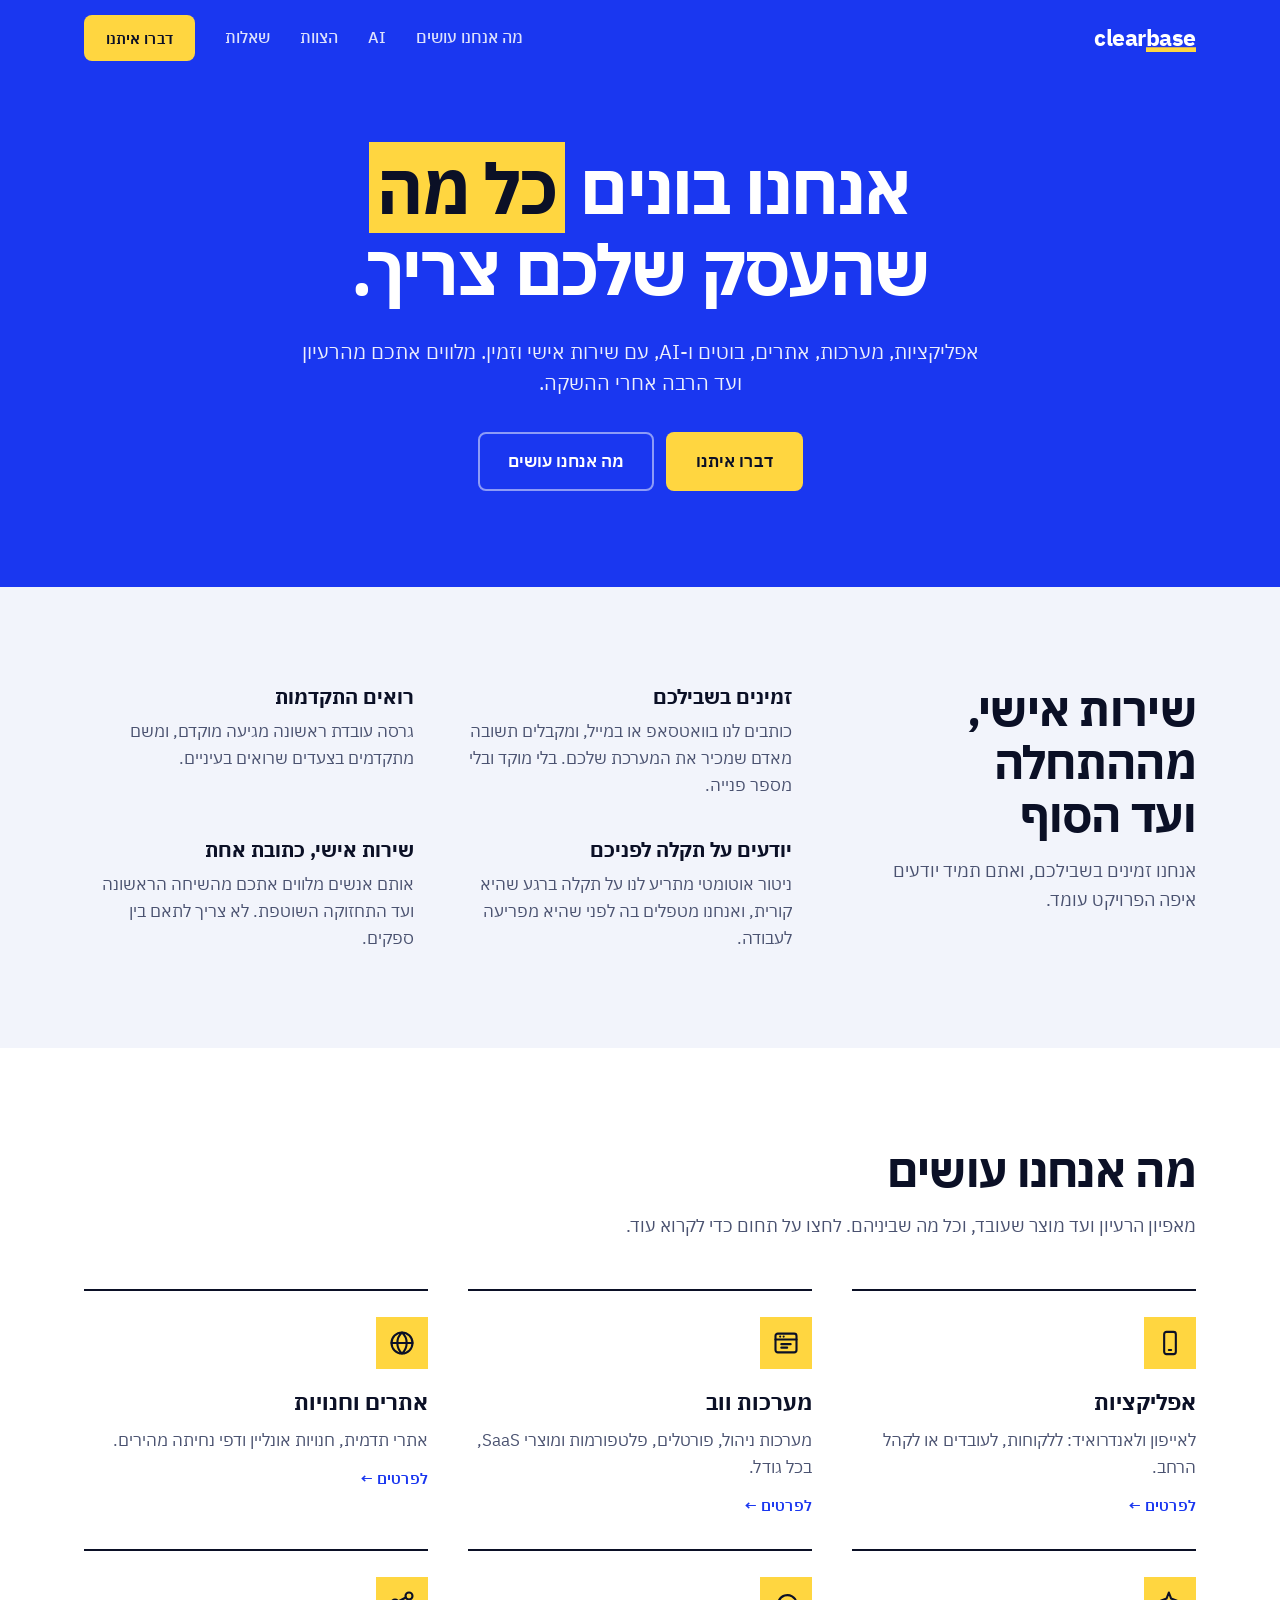
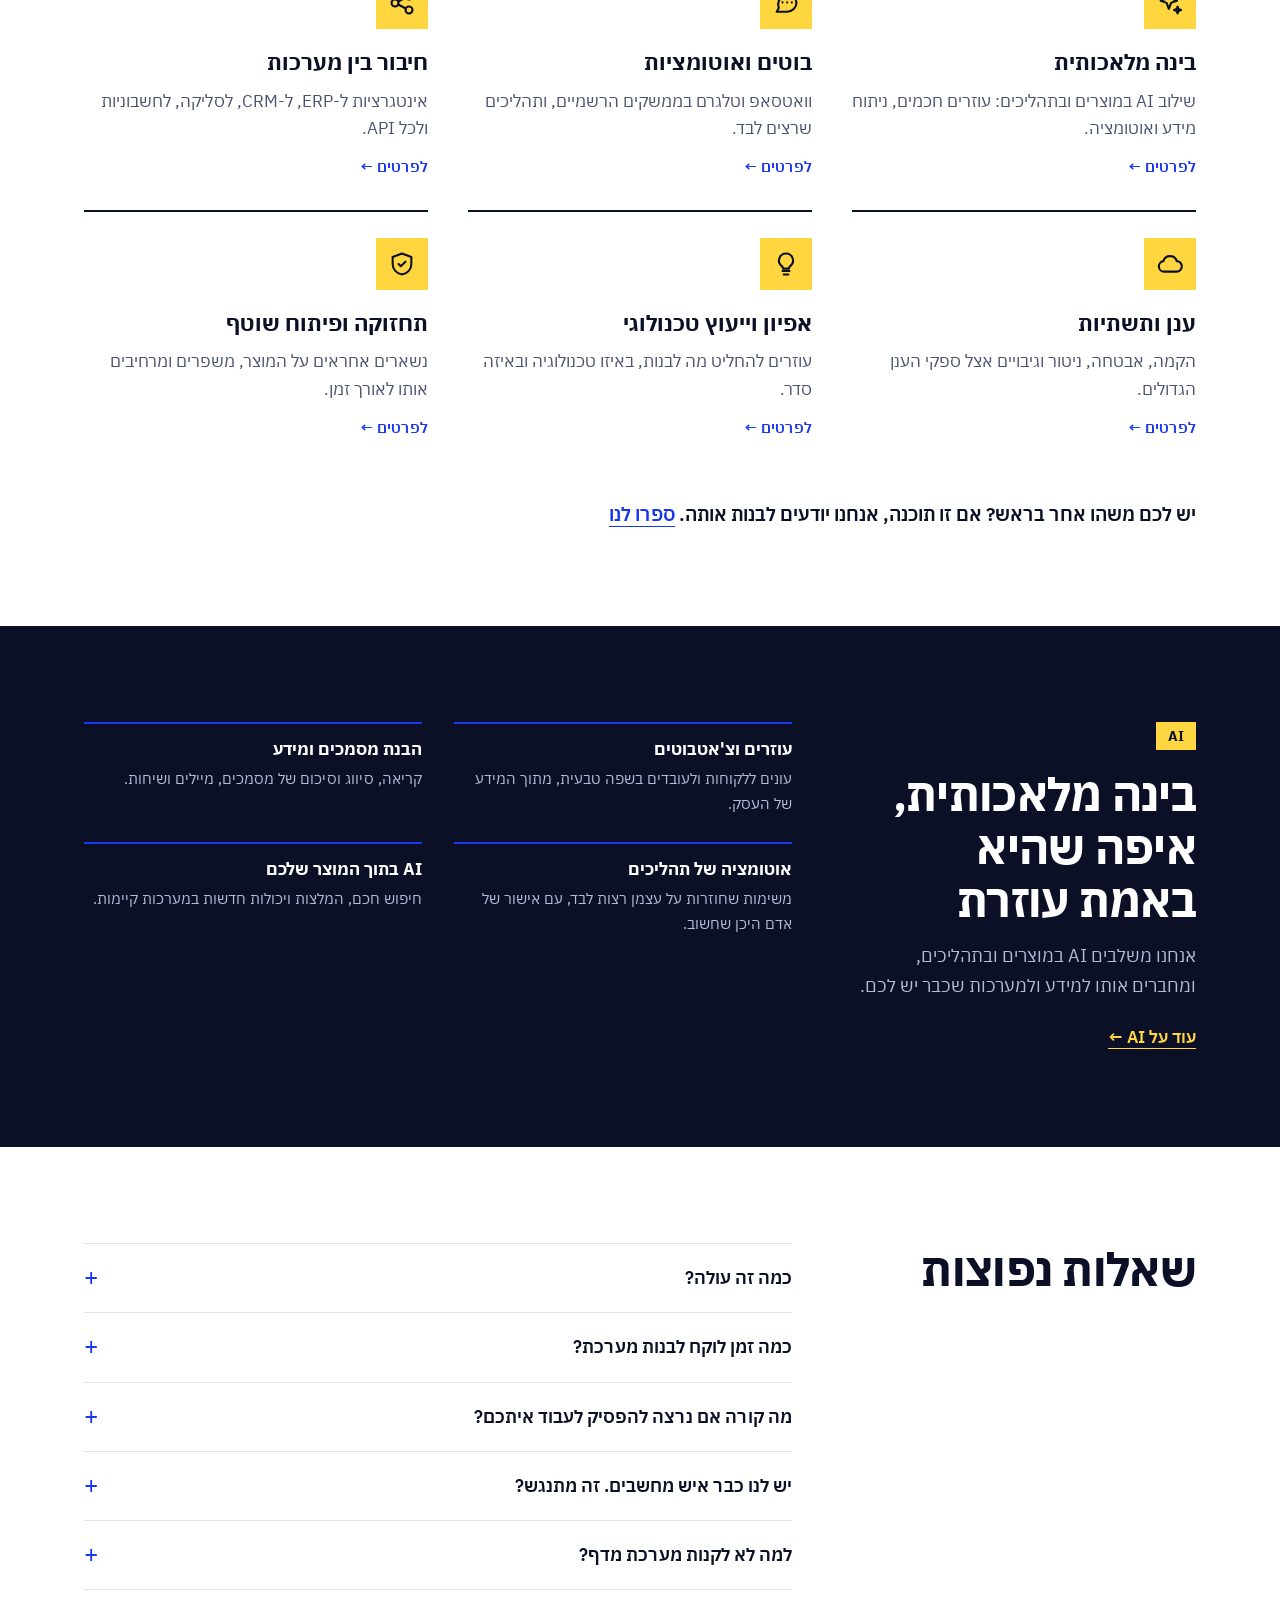
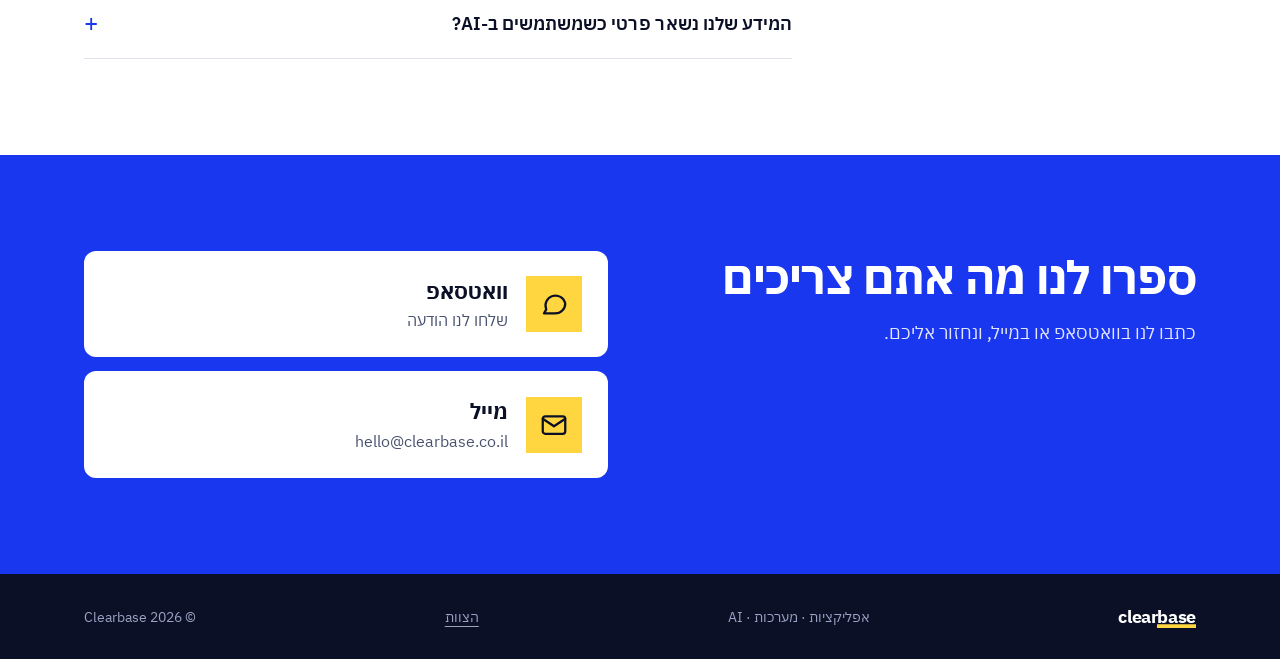
<file: index.html>
<!DOCTYPE html>
<html lang="he" dir="rtl">
<head>
<meta charset="utf-8">
<meta name="viewport" content="width=device-width, initial-scale=1">
<title>Clearbase – אפליקציות, מערכות ו-AI</title>
<meta name="description" content="אנחנו בונים אפליקציות, מערכות, אתרים, בוטים ו-AI. שירות אישי וזמין, ואחריות גם אחרי ההשקה.">
<meta property="og:title" content="Clearbase – אפליקציות, מערכות ו-AI">
<meta property="og:description" content="אנחנו בונים כל מה שהעסק שלכם צריך, עם שירות אישי.">
<meta property="og:type" content="website">
<link rel="preconnect" href="https://fonts.googleapis.com">
<link rel="preconnect" href="https://fonts.gstatic.com" crossorigin>
<link href="https://fonts.googleapis.com/css2?family=IBM+Plex+Sans+Hebrew:wght@400;500;600;700&display=swap" rel="stylesheet">
<link rel="stylesheet" href="styles.css">
</head>
<body>

<div class="top" id="top">
  <header class="wrap nav">
    <a class="logo" href="#top" aria-label="Clearbase">clear<b>base</b></a>
    <button class="nav-toggle" aria-expanded="false" aria-controls="menu" aria-label="תפריט"><span></span><span></span></button>
    <nav id="menu" class="menu">
      <a href="#build">מה אנחנו עושים</a>
      <a href="#ai">AI</a>
      <a href="team.html">הצוות</a>
      <a href="#faq">שאלות</a>
      <a class="btn btn-yellow btn-sm" href="#contact">דברו איתנו</a>
    </nav>
  </header>

  <section class="wrap hero">
    <div class="hero-text">
      <h1>אנחנו בונים <mark>כל מה</mark> שהעסק שלכם צריך.</h1>
      <p class="lead">אפליקציות, מערכות, אתרים, בוטים ו-AI, עם שירות אישי וזמין. מלווים אתכם מהרעיון ועד הרבה אחרי ההשקה.</p>
      <div class="cta-row">
        <a class="btn btn-yellow" href="#contact">דברו איתנו</a>
        <a class="btn btn-line" href="#build">מה אנחנו עושים</a>
      </div>
    </div>

  </section>
</div>

<main>

<section class="sec why" id="why">
  <div class="wrap split">
    <div class="split-head">
      <h2>שירות אישי, מההתחלה ועד הסוף</h2>
      <p class="sub">אנחנו זמינים בשבילכם, ואתם תמיד יודעים איפה הפרויקט עומד.</p>
    </div>
    <ul class="why-list">
      <li><h3>זמינים בשבילכם</h3><p>כותבים לנו בוואטסאפ או במייל, ומקבלים תשובה מאדם שמכיר את המערכת שלכם. בלי מוקד ובלי מספר פנייה.</p></li>
      <li><h3>רואים התקדמות</h3><p>גרסה עובדת ראשונה מגיעה מוקדם, ומשם מתקדמים בצעדים שרואים בעיניים.</p></li>
      <li><h3>יודעים על תקלה לפניכם</h3><p>ניטור אוטומטי מתריע לנו על תקלה ברגע שהיא קורית, ואנחנו מטפלים בה לפני שהיא מפריעה לעבודה.</p></li>
      <li><h3>שירות אישי, כתובת אחת</h3><p>אותם אנשים מלווים אתכם מהשיחה הראשונה ועד התחזוקה השוטפת. לא צריך לתאם בין ספקים.</p></li>
    </ul>
  </div>
</section>

<section class="sec" id="build">
  <div class="wrap">
    <h2>מה אנחנו עושים</h2>
    <p class="sub">מאפיון הרעיון ועד מוצר שעובד, וכל מה שביניהם. לחצו על תחום כדי לקרוא עוד.</p>
    <ul class="services">
      <li><a href="apps.html"><span class="ico" aria-hidden="true"><svg viewBox="0 0 24 24" width="28" height="28" fill="none" stroke="currentColor" stroke-width="1.8" stroke-linecap="round" stroke-linejoin="round"><rect x="7" y="2.5" width="10" height="19" rx="2"/><path d="M11 18h2"/></svg></span><h3>אפליקציות</h3><p>לאייפון ולאנדרואיד: ללקוחות, לעובדים או לקהל הרחב.</p><span class="more">לפרטים ←</span></a></li>
      <li><a href="web-systems.html"><span class="ico" aria-hidden="true"><svg viewBox="0 0 24 24" width="28" height="28" fill="none" stroke="currentColor" stroke-width="1.8" stroke-linecap="round" stroke-linejoin="round"><rect x="3" y="4" width="18" height="16" rx="2"/><path d="M3 9h18M7 6.5h.01M10 6.5h.01M8 13h8M8 16h5"/></svg></span><h3>מערכות ווב</h3><p>מערכות ניהול, פורטלים, פלטפורמות ומוצרי SaaS, בכל גודל.</p><span class="more">לפרטים ←</span></a></li>
      <li><a href="websites.html"><span class="ico" aria-hidden="true"><svg viewBox="0 0 24 24" width="28" height="28" fill="none" stroke="currentColor" stroke-width="1.8" stroke-linecap="round" stroke-linejoin="round"><circle cx="12" cy="12" r="9"/><path d="M3 12h18M12 3c2.8 2.5 4 5.5 4 9s-1.2 6.5-4 9c-2.8-2.5-4-5.500-4-9s1.200-6.500 4-9z"/></svg></span><h3>אתרים וחנויות</h3><p>אתרי תדמית, חנויות אונליין ודפי נחיתה מהירים.</p><span class="more">לפרטים ←</span></a></li>
      <li><a href="ai.html"><span class="ico" aria-hidden="true"><svg viewBox="0 0 24 24" width="28" height="28" fill="none" stroke="currentColor" stroke-width="1.8" stroke-linecap="round" stroke-linejoin="round"><path d="M11 3l1.900 5.100L18 10l-5.100 1.900L11 17l-1.900-5.100L4 10l5.100-1.900z"/><path d="M18.500 15l.800 2.200 2.200.800-2.200.800-.800 2.200-.800-2.200-2.200-.800 2.200-.800z"/></svg></span><h3>בינה מלאכותית</h3><p>שילוב AI במוצרים ובתהליכים: עוזרים חכמים, ניתוח מידע ואוטומציה.</p><span class="more">לפרטים ←</span></a></li>
      <li><a href="bots.html"><span class="ico" aria-hidden="true"><svg viewBox="0 0 24 24" width="28" height="28" fill="none" stroke="currentColor" stroke-width="1.8" stroke-linecap="round" stroke-linejoin="round"><path d="M21 11.500a8 8 0 0 1-8 8H4l1.800-3.200A8 8 0 1 1 21 11.500z"/><path d="M9 11.500h.01M13 11.500h.01M17 11.500h.01"/></svg></span><h3>בוטים ואוטומציות</h3><p>וואטסאפ וטלגרם בממשקים הרשמיים, ותהליכים שרצים לבד.</p><span class="more">לפרטים ←</span></a></li>
      <li><a href="integrations.html"><span class="ico" aria-hidden="true"><svg viewBox="0 0 24 24" width="28" height="28" fill="none" stroke="currentColor" stroke-width="1.8" stroke-linecap="round" stroke-linejoin="round"><circle cx="6" cy="12" r="3"/><circle cx="18" cy="6" r="3"/><circle cx="18" cy="18" r="3"/><path d="M8.700 10.700l6.600-3.400M8.700 13.300l6.600 3.400"/></svg></span><h3>חיבור בין מערכות</h3><p>אינטגרציות ל-ERP, ל-CRM, לסליקה, לחשבוניות ולכל API.</p><span class="more">לפרטים ←</span></a></li>
      <li><a href="cloud.html"><span class="ico" aria-hidden="true"><svg viewBox="0 0 24 24" width="28" height="28" fill="none" stroke="currentColor" stroke-width="1.8" stroke-linecap="round" stroke-linejoin="round"><path d="M7 18.500a4.500 4.500 0 0 1-.700-8.950A6 6 0 0 1 17.800 9.500a4.500 4.500 0 0 1-.300 9z"/></svg></span><h3>ענן ותשתיות</h3><p>הקמה, אבטחה, ניטור וגיבויים אצל ספקי הענן הגדולים.</p><span class="more">לפרטים ←</span></a></li>
      <li><a href="consulting.html"><span class="ico" aria-hidden="true"><svg viewBox="0 0 24 24" width="28" height="28" fill="none" stroke="currentColor" stroke-width="1.8" stroke-linecap="round" stroke-linejoin="round"><path d="M9 18h6M10 21h4"/><path d="M12 3a6 6 0 0 0-3.600 10.800c.700.600 1.100 1.300 1.100 2.200h5c0-.900.400-1.600 1.100-2.200A6 6 0 0 0 12 3z"/></svg></span><h3>אפיון וייעוץ טכנולוגי</h3><p>עוזרים להחליט מה לבנות, באיזו טכנולוגיה ובאיזה סדר.</p><span class="more">לפרטים ←</span></a></li>
      <li><a href="maintenance.html"><span class="ico" aria-hidden="true"><svg viewBox="0 0 24 24" width="28" height="28" fill="none" stroke="currentColor" stroke-width="1.8" stroke-linecap="round" stroke-linejoin="round"><path d="M12 3l8 3v6c0 4.500-3.200 8-8 9-4.800-1-8-4.500-8-9V6z"/><path d="M9 12l2 2 4-4"/></svg></span><h3>תחזוקה ופיתוח שוטף</h3><p>נשארים אחראים על המוצר, משפרים ומרחיבים אותו לאורך זמן.</p><span class="more">לפרטים ←</span></a></li>
    </ul>
    <p class="anything">יש לכם משהו אחר בראש? אם זו תוכנה, אנחנו יודעים לבנות אותה. <a href="#contact">ספרו לנו</a></p>
  </div>
</section>

<section class="sec ai" id="ai">
  <div class="wrap split">
    <div class="split-head">
      <p class="kicker">AI</p>
      <h2>בינה מלאכותית, איפה שהיא באמת עוזרת</h2>
      <p class="sub">אנחנו משלבים AI במוצרים ובתהליכים, ומחברים אותו למידע ולמערכות שכבר יש לכם.</p>
      <p class="more-link"><a href="ai.html">עוד על AI ←</a></p>
    </div>
    <ul class="ai-list">
      <li><h3>עוזרים וצ'אטבוטים</h3><p>עונים ללקוחות ולעובדים בשפה טבעית, מתוך המידע של העסק.</p></li>
      <li><h3>הבנת מסמכים ומידע</h3><p>קריאה, סיווג וסיכום של מסמכים, מיילים ושיחות.</p></li>
      <li><h3>אוטומציה של תהליכים</h3><p>משימות שחוזרות על עצמן רצות לבד, עם אישור של אדם היכן שחשוב.</p></li>
      <li><h3>AI בתוך המוצר שלכם</h3><p>חיפוש חכם, המלצות ויכולות חדשות במערכות קיימות.</p></li>
    </ul>
  </div>
</section>

<section class="sec" id="faq">
  <div class="wrap split">
    <div class="split-head"><h2>שאלות נפוצות</h2></div>
    <div class="faq">
      <details><summary>כמה זה עולה?</summary><p>תלוי במה שהעסק צריך. אחרי שיחת היכרות קצרה תקבלו הצעה מסודרת ומותאמת לכם, בלי התחייבות.</p></details>
      <details><summary>כמה זמן לוקח לבנות מערכת?</summary><p>תלוי בהיקף. אוטומציה או בוט: שבועות בודדים. אפליקציה או מערכת ניהול: בדרך כלל חודשיים עד ארבעה. לוח זמנים מדויק מופיע בהצעה.</p></details>
      <details><summary>מה קורה אם נרצה להפסיק לעבוד איתכם?</summary><p>הקוד והנתונים שלכם. מקבלים את הקוד, ייצוא מלא של הנתונים, תיעוד וגישה לחשבונות, וכל מפתח יכול להמשיך מאותה נקודה.</p></details>
      <details><summary>יש לנו כבר איש מחשבים. זה מתנגש?</summary><p>לא. הוא ממשיך לטפל במחשבים, ברשת ובשרתים, ואנחנו בונים ומתחזקים את התוכנה. נשמח לעבוד איתו.</p></details>
      <details><summary>למה לא לקנות מערכת מדף?</summary><p>אם יש מערכת מדף שמתאימה לכם, נגיד לכם לקחת אותה. אנחנו נכנסים לתמונה כשמערכת מדף מכריחה אתכם לשנות את הדרך שבה אתם עובדים.</p></details>
      <details><summary>המידע שלנו נשאר פרטי כשמשתמשים ב-AI?</summary><p>כן. אנחנו עובדים רק עם שירותי AI עסקיים שלא מאמנים מודלים על המידע שלכם, ומגדירים מראש לאיזה מידע ה-AI מקבל גישה.</p></details>
    </div>
  </div>
</section>

<section class="contact" id="contact">
  <div class="wrap contact-in">
    <div>
      <h2>ספרו לנו מה אתם צריכים</h2>
      <p class="sub">כתבו לנו בוואטסאפ או במייל, ונחזור אליכם.</p>
    </div>
    <div class="channels">
      <a class="channel" id="wa-link" href="#" target="_blank" rel="noopener">
        <span class="ch-ico" aria-hidden="true"><svg viewBox="0 0 24 24" width="30" height="30" fill="none" stroke="currentColor" stroke-width="1.8" stroke-linecap="round" stroke-linejoin="round"><path d="M21 11.500a8 8 0 0 1-8 8H4l1.800-3.200A8 8 0 1 1 21 11.500z"/></svg></span>
        <span><b>וואטסאפ</b><small>שלחו לנו הודעה</small></span>
      </a>
      <a class="channel" id="mail-link" href="#">
        <span class="ch-ico" aria-hidden="true"><svg viewBox="0 0 24 24" width="30" height="30" fill="none" stroke="currentColor" stroke-width="1.8" stroke-linecap="round" stroke-linejoin="round"><rect x="3" y="5" width="18" height="14" rx="2"/><path d="M3 7l9 6 9-6"/></svg></span>
        <span><b>מייל</b><small class="mail-text" dir="ltr"></small></span>
      </a>
    </div>
  </div>
</section>

</main>

<footer class="foot">
  <div class="wrap foot-in">
    <span class="logo">clear<b>base</b></span>
    <span>אפליקציות · מערכות · AI</span>
    <a href="team.html">הצוות</a>
    <span>© <span id="year"></span> Clearbase</span>
  </div>
</footer>

<script src="script.js"></script>
</body>
</html>
</file>
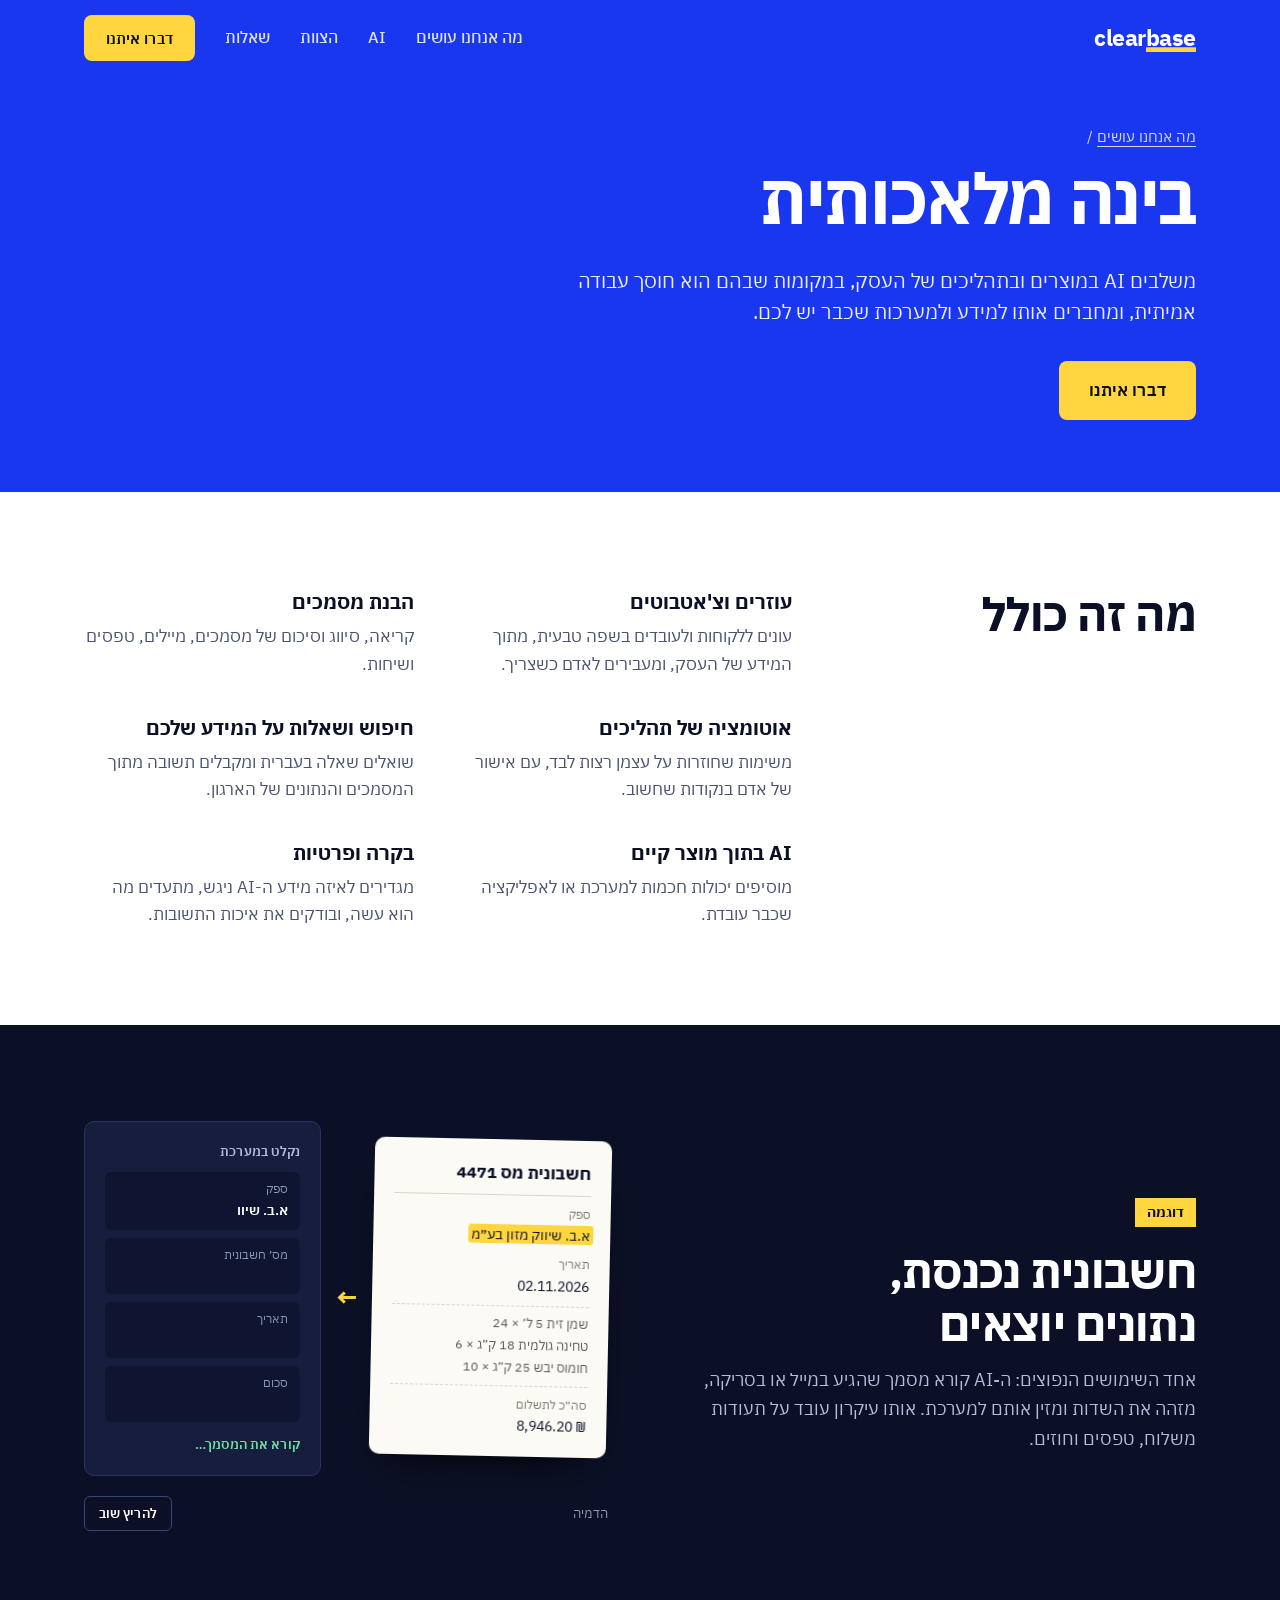
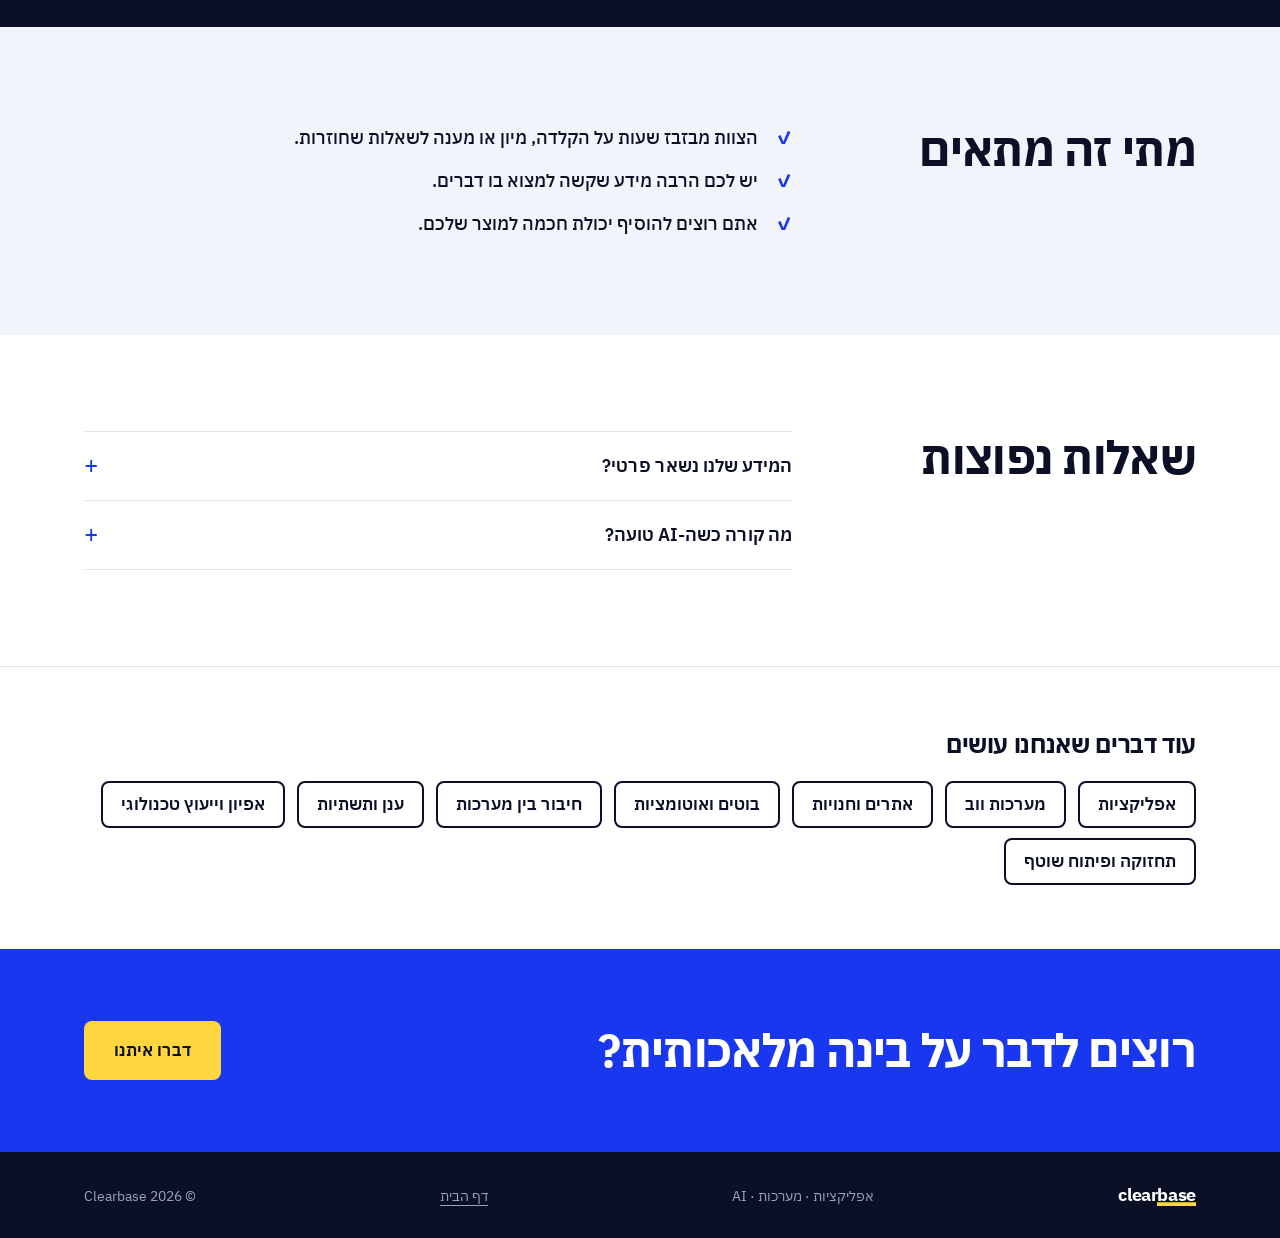
<file: ai.html>
<!DOCTYPE html>
<html lang="he" dir="rtl">
<head>
<meta charset="utf-8">
<meta name="viewport" content="width=device-width, initial-scale=1">
<title>בינה מלאכותית – Clearbase</title>
<meta name="description" content="משלבים AI במוצרים ובתהליכים של העסק, במקומות שבהם הוא חוסך עבודה אמיתית, ומחברים אותו למידע ולמערכות שכבר יש לכם.">
<link rel="preconnect" href="https://fonts.googleapis.com">
<link rel="preconnect" href="https://fonts.gstatic.com" crossorigin>
<link href="https://fonts.googleapis.com/css2?family=IBM+Plex+Sans+Hebrew:wght@400;500;600;700&display=swap" rel="stylesheet">
<link rel="stylesheet" href="styles.css">
</head>
<body>

<div class="top" id="top">
  <header class="wrap nav">
    <a class="logo" href="index.html" aria-label="Clearbase">clear<b>base</b></a>
    <button class="nav-toggle" aria-expanded="false" aria-controls="menu" aria-label="תפריט"><span></span><span></span></button>
    <nav id="menu" class="menu">
      <a href="index.html#build">מה אנחנו עושים</a>
      <a href="index.html#ai">AI</a>
      <a href="team.html">הצוות</a>
      <a href="index.html#faq">שאלות</a>
      <a class="btn btn-yellow btn-sm" href="index.html#contact">דברו איתנו</a>
    </nav>
  </header>

  <section class="wrap page-head">
    <p class="crumb"><a href="index.html#build">מה אנחנו עושים</a> /</p>
    <h1>בינה מלאכותית</h1>
    <p class="lead">משלבים AI במוצרים ובתהליכים של העסק, במקומות שבהם הוא חוסך עבודה אמיתית, ומחברים אותו למידע ולמערכות שכבר יש לכם.</p>
    <div class="cta-row"><a class="btn btn-yellow" href="index.html#contact">דברו איתנו</a></div>
  </section>
</div>

<main>

<section class="sec">
  <div class="wrap split">
    <div class="split-head"><h2>מה זה כולל</h2></div>
    <ul class="why-list">
      <li><h3>עוזרים וצ'אטבוטים</h3><p>עונים ללקוחות ולעובדים בשפה טבעית, מתוך המידע של העסק, ומעבירים לאדם כשצריך.</p></li>
      <li><h3>הבנת מסמכים</h3><p>קריאה, סיווג וסיכום של מסמכים, מיילים, טפסים ושיחות.</p></li>
      <li><h3>אוטומציה של תהליכים</h3><p>משימות שחוזרות על עצמן רצות לבד, עם אישור של אדם בנקודות שחשוב.</p></li>
      <li><h3>חיפוש ושאלות על המידע שלכם</h3><p>שואלים שאלה בעברית ומקבלים תשובה מתוך המסמכים והנתונים של הארגון.</p></li>
      <li><h3>AI בתוך מוצר קיים</h3><p>מוסיפים יכולות חכמות למערכת או לאפליקציה שכבר עובדת.</p></li>
      <li><h3>בקרה ופרטיות</h3><p>מגדירים לאיזה מידע ה-AI ניגש, מתעדים מה הוא עשה, ובודקים את איכות התשובות.</p></li>
    </ul>
  </div>
</section>

<section class="sec ai">
  <div class="wrap ai-in">
    <div>
      <p class="kicker">דוגמה</p>
      <h2>חשבונית נכנסת, נתונים יוצאים</h2>
      <p class="sub">אחד השימושים הנפוצים: ה-AI קורא מסמך שהגיע במייל או בסריקה, מזהה את השדות ומזין אותם למערכת. אותו עיקרון עובד על תעודות משלוח, טפסים וחוזים.</p>
    </div>
    <div class="demo" id="ai-demo">
      <div class="doc">
        <p class="doc-title">חשבונית מס <span data-f="num">4471</span></p>
        <p><span class="k">ספק</span><span data-f="supplier">א.ב. שיווק מזון בע״מ</span></p>
        <p><span class="k">תאריך</span><span data-f="date" dir="ltr">02.11.2026</span></p>
        <p class="doc-lines">שמן זית 5 ל׳ × 24<br>טחינה גולמית 18 ק״ג × 6<br>חומוס יבש 25 ק״ג × 10</p>
        <p><span class="k">סה״כ לתשלום</span><span data-f="total">₪ 8,946.20</span></p>
      </div>
      <div class="arrow" aria-hidden="true">←</div>
      <div class="out">
        <p class="out-title">נקלט במערכת</p>
        <dl>
          <div><dt>ספק</dt><dd data-o="supplier">א.ב. שיווק מזון בע״מ</dd></div>
          <div><dt>מס׳ חשבונית</dt><dd data-o="num">4471</dd></div>
          <div><dt>תאריך</dt><dd data-o="date" dir="ltr">02.11.2026</dd></div>
          <div><dt>סכום</dt><dd data-o="total">₪ 8,946.20</dd></div>
        </dl>
        <p class="out-status" id="ai-status">נשמר · שויך לספק קיים ✓</p>
      </div>
      <div class="demo-foot"><span>הדמיה</span><button type="button" id="ai-replay">להריץ שוב</button></div>
    </div>
  </div>
</section>

<section class="sec why">
  <div class="wrap split">
    <div class="split-head"><h2>מתי זה מתאים</h2></div>
    <ul class="fit">
      <li>הצוות מבזבז שעות על הקלדה, מיון או מענה לשאלות שחוזרות.</li>
      <li>יש לכם הרבה מידע שקשה למצוא בו דברים.</li>
      <li>אתם רוצים להוסיף יכולת חכמה למוצר שלכם.</li>
    </ul>
  </div>
</section>

<section class="sec">
  <div class="wrap split">
    <div class="split-head"><h2>שאלות נפוצות</h2></div>
    <div class="faq">
      <details><summary>המידע שלנו נשאר פרטי?</summary><p>כן. אנחנו עובדים רק עם שירותי AI עסקיים שלא מאמנים מודלים על המידע שלכם, ומגדירים מראש לאיזה מידע ה-AI מקבל גישה.</p></details>
      <details><summary>מה קורה כשה-AI טועה?</summary><p>בונים את התהליך כך שטעות לא עוברת בשקט: בדיקות אוטומטיות, אישור אנושי בפעולות רגישות ותיעוד של כל החלטה.</p></details>
    </div>
  </div>
</section>

<section class="sec others">
  <div class="wrap">
    <h2>עוד דברים שאנחנו עושים</h2>
    <ul class="other-list"><li><a href="apps.html">אפליקציות</a></li><li><a href="web-systems.html">מערכות ווב</a></li><li><a href="websites.html">אתרים וחנויות</a></li><li><a href="bots.html">בוטים ואוטומציות</a></li><li><a href="integrations.html">חיבור בין מערכות</a></li><li><a href="cloud.html">ענן ותשתיות</a></li><li><a href="consulting.html">אפיון וייעוץ טכנולוגי</a></li><li><a href="maintenance.html">תחזוקה ופיתוח שוטף</a></li></ul>
  </div>
</section>

<section class="cta-band">
  <div class="wrap">
    <h2>רוצים לדבר על בינה מלאכותית?</h2>
    <a class="btn btn-yellow" href="index.html#contact">דברו איתנו</a>
  </div>
</section>

</main>

<footer class="foot">
  <div class="wrap foot-in">
    <span class="logo">clear<b>base</b></span>
    <span>אפליקציות · מערכות · AI</span>
    <a href="index.html">דף הבית</a>
    <span>© <span id="year"></span> Clearbase</span>
  </div>
</footer>

<script src="script.js"></script>
</body>
</html>
</file>
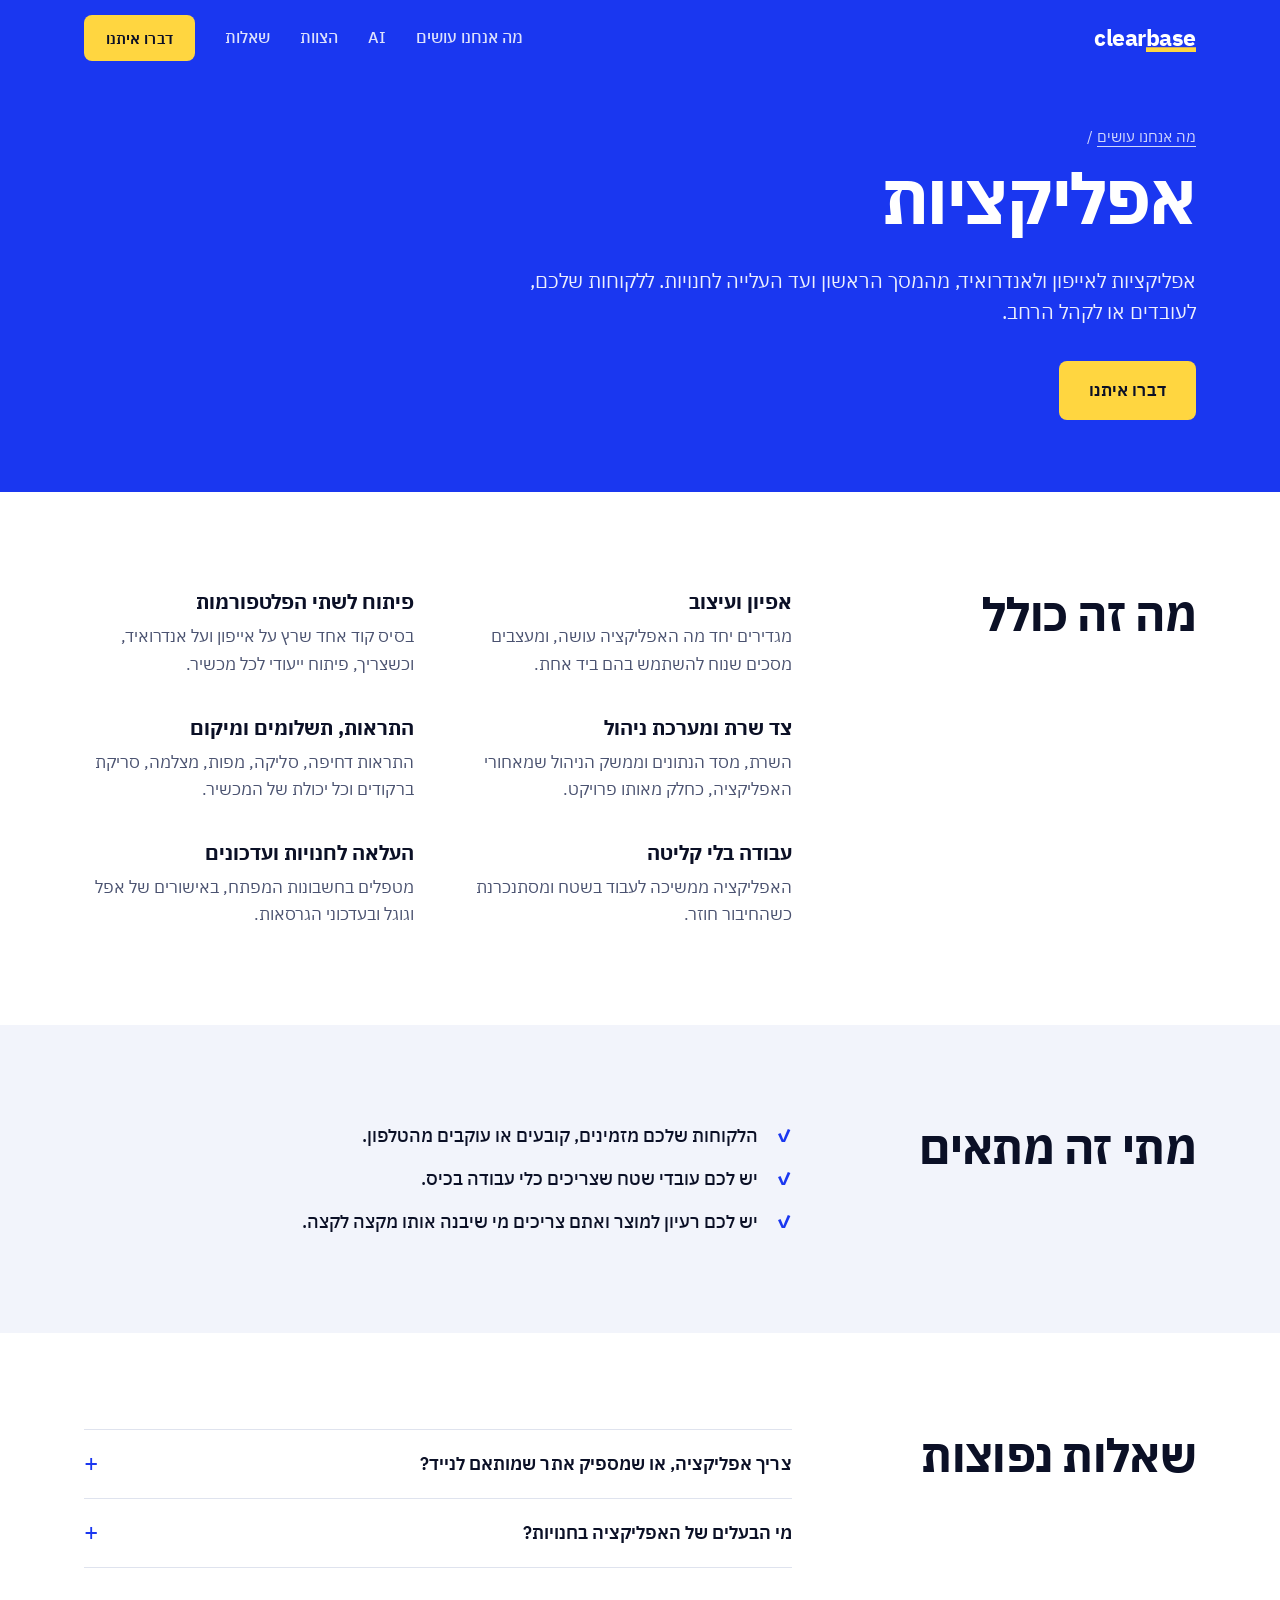
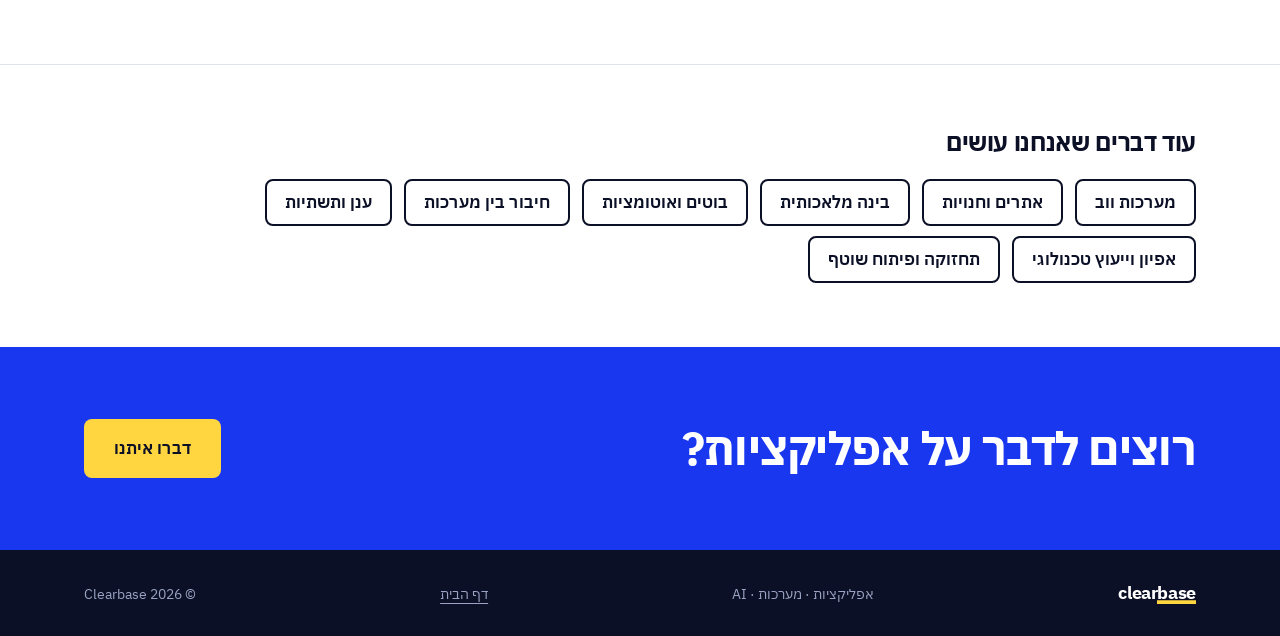
<file: apps.html>
<!DOCTYPE html>
<html lang="he" dir="rtl">
<head>
<meta charset="utf-8">
<meta name="viewport" content="width=device-width, initial-scale=1">
<title>אפליקציות – Clearbase</title>
<meta name="description" content="אפליקציות לאייפון ולאנדרואיד, מהמסך הראשון ועד העלייה לחנויות. ללקוחות שלכם, לעובדים או לקהל הרחב.">
<link rel="preconnect" href="https://fonts.googleapis.com">
<link rel="preconnect" href="https://fonts.gstatic.com" crossorigin>
<link href="https://fonts.googleapis.com/css2?family=IBM+Plex+Sans+Hebrew:wght@400;500;600;700&display=swap" rel="stylesheet">
<link rel="stylesheet" href="styles.css">
</head>
<body>

<div class="top" id="top">
  <header class="wrap nav">
    <a class="logo" href="index.html" aria-label="Clearbase">clear<b>base</b></a>
    <button class="nav-toggle" aria-expanded="false" aria-controls="menu" aria-label="תפריט"><span></span><span></span></button>
    <nav id="menu" class="menu">
      <a href="index.html#build">מה אנחנו עושים</a>
      <a href="index.html#ai">AI</a>
      <a href="team.html">הצוות</a>
      <a href="index.html#faq">שאלות</a>
      <a class="btn btn-yellow btn-sm" href="index.html#contact">דברו איתנו</a>
    </nav>
  </header>

  <section class="wrap page-head">
    <p class="crumb"><a href="index.html#build">מה אנחנו עושים</a> /</p>
    <h1>אפליקציות</h1>
    <p class="lead">אפליקציות לאייפון ולאנדרואיד, מהמסך הראשון ועד העלייה לחנויות. ללקוחות שלכם, לעובדים או לקהל הרחב.</p>
    <div class="cta-row"><a class="btn btn-yellow" href="index.html#contact">דברו איתנו</a></div>
  </section>
</div>

<main>

<section class="sec">
  <div class="wrap split">
    <div class="split-head"><h2>מה זה כולל</h2></div>
    <ul class="why-list">
      <li><h3>אפיון ועיצוב</h3><p>מגדירים יחד מה האפליקציה עושה, ומעצבים מסכים שנוח להשתמש בהם ביד אחת.</p></li>
      <li><h3>פיתוח לשתי הפלטפורמות</h3><p>בסיס קוד אחד שרץ על אייפון ועל אנדרואיד, וכשצריך, פיתוח ייעודי לכל מכשיר.</p></li>
      <li><h3>צד שרת ומערכת ניהול</h3><p>השרת, מסד הנתונים וממשק הניהול שמאחורי האפליקציה, כחלק מאותו פרויקט.</p></li>
      <li><h3>התראות, תשלומים ומיקום</h3><p>התראות דחיפה, סליקה, מפות, מצלמה, סריקת ברקודים וכל יכולת של המכשיר.</p></li>
      <li><h3>עבודה בלי קליטה</h3><p>האפליקציה ממשיכה לעבוד בשטח ומסתנכרנת כשהחיבור חוזר.</p></li>
      <li><h3>העלאה לחנויות ועדכונים</h3><p>מטפלים בחשבונות המפתח, באישורים של אפל וגוגל ובעדכוני הגרסאות.</p></li>
    </ul>
  </div>
</section>

<section class="sec why">
  <div class="wrap split">
    <div class="split-head"><h2>מתי זה מתאים</h2></div>
    <ul class="fit">
      <li>הלקוחות שלכם מזמינים, קובעים או עוקבים מהטלפון.</li>
      <li>יש לכם עובדי שטח שצריכים כלי עבודה בכיס.</li>
      <li>יש לכם רעיון למוצר ואתם צריכים מי שיבנה אותו מקצה לקצה.</li>
    </ul>
  </div>
</section>

<section class="sec">
  <div class="wrap split">
    <div class="split-head"><h2>שאלות נפוצות</h2></div>
    <div class="faq">
      <details><summary>צריך אפליקציה, או שמספיק אתר שמותאם לנייד?</summary><p>לפעמים אתר מספיק, והוא זול ומהיר יותר. אפליקציה מצדיקה את עצמה כשצריך התראות, עבודה בלי קליטה או שימוש יומיומי. נגיד לכם מה מתאים.</p></details>
      <details><summary>מי הבעלים של האפליקציה בחנויות?</summary><p>אתם. האפליקציה עולה תחת חשבון המפתח של העסק שלכם.</p></details>
    </div>
  </div>
</section>

<section class="sec others">
  <div class="wrap">
    <h2>עוד דברים שאנחנו עושים</h2>
    <ul class="other-list"><li><a href="web-systems.html">מערכות ווב</a></li><li><a href="websites.html">אתרים וחנויות</a></li><li><a href="ai.html">בינה מלאכותית</a></li><li><a href="bots.html">בוטים ואוטומציות</a></li><li><a href="integrations.html">חיבור בין מערכות</a></li><li><a href="cloud.html">ענן ותשתיות</a></li><li><a href="consulting.html">אפיון וייעוץ טכנולוגי</a></li><li><a href="maintenance.html">תחזוקה ופיתוח שוטף</a></li></ul>
  </div>
</section>

<section class="cta-band">
  <div class="wrap">
    <h2>רוצים לדבר על אפליקציות?</h2>
    <a class="btn btn-yellow" href="index.html#contact">דברו איתנו</a>
  </div>
</section>

</main>

<footer class="foot">
  <div class="wrap foot-in">
    <span class="logo">clear<b>base</b></span>
    <span>אפליקציות · מערכות · AI</span>
    <a href="index.html">דף הבית</a>
    <span>© <span id="year"></span> Clearbase</span>
  </div>
</footer>

<script src="script.js"></script>
</body>
</html>
</file>
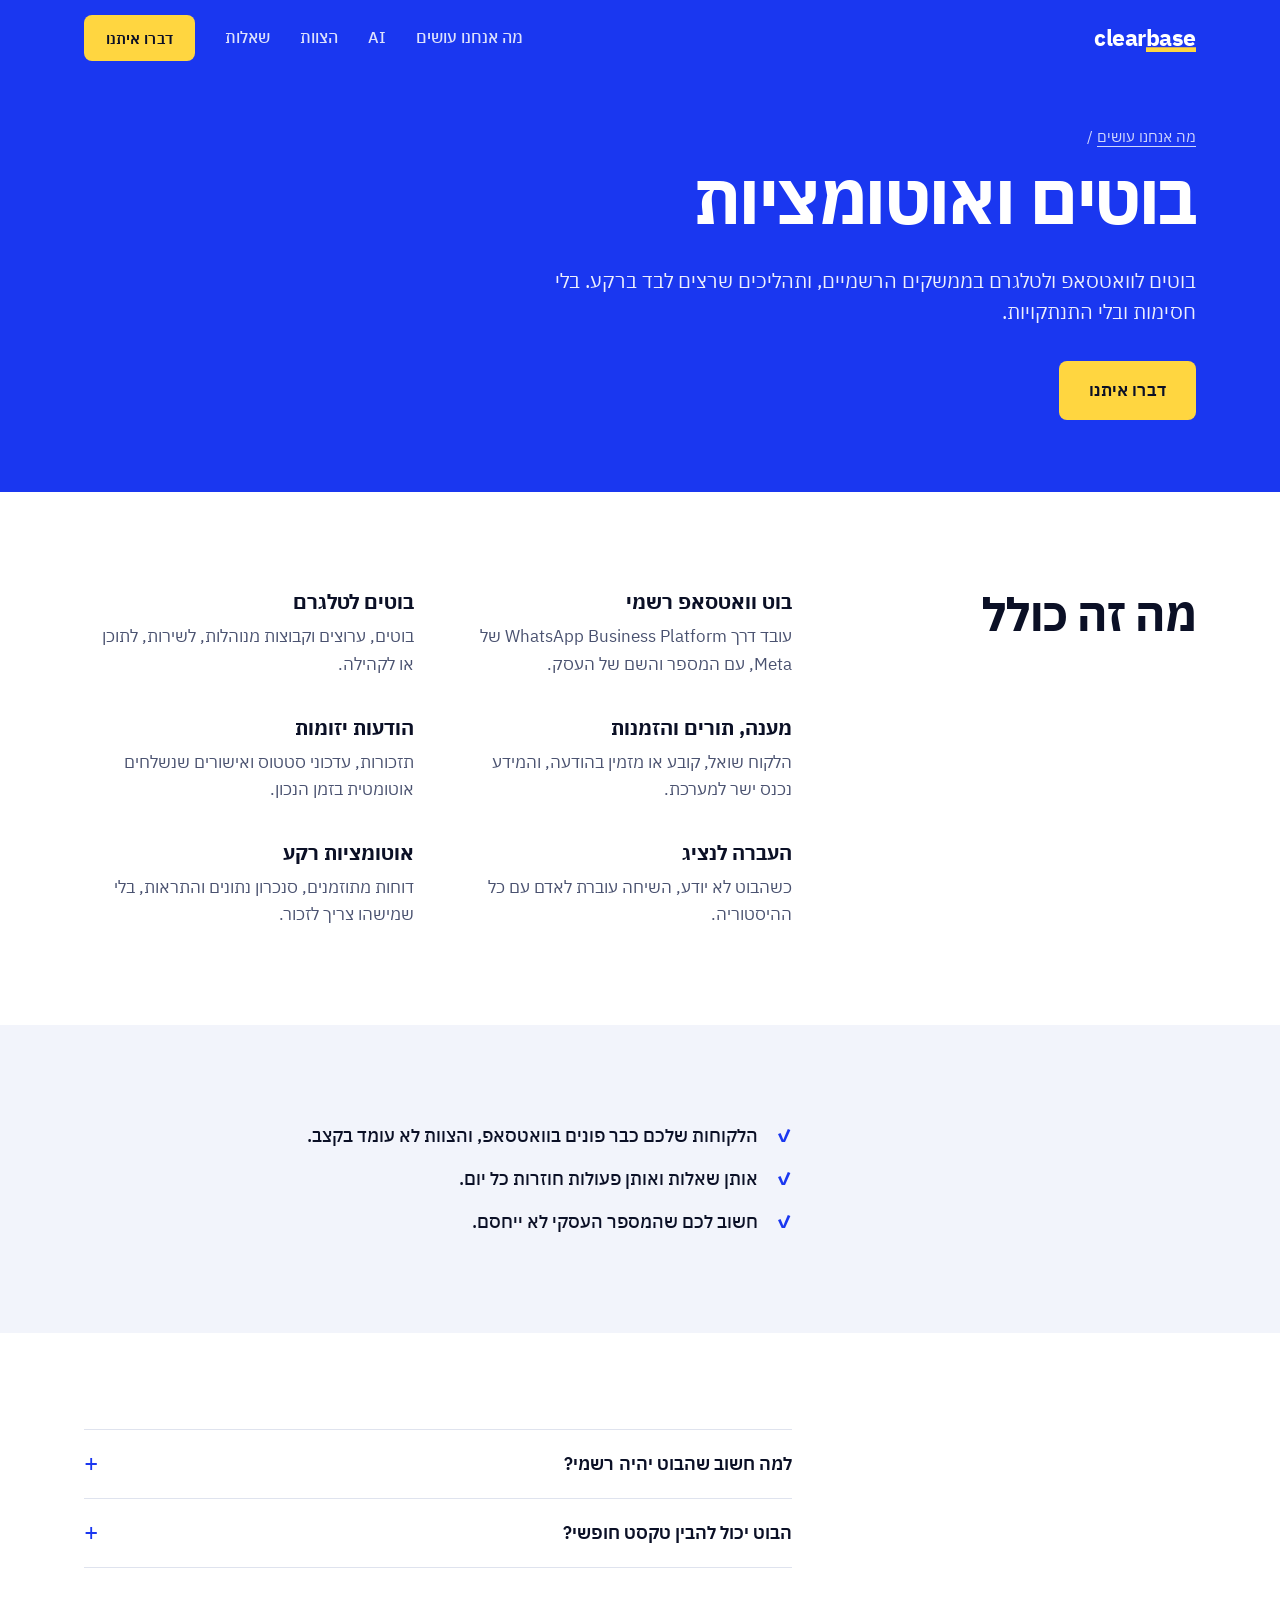
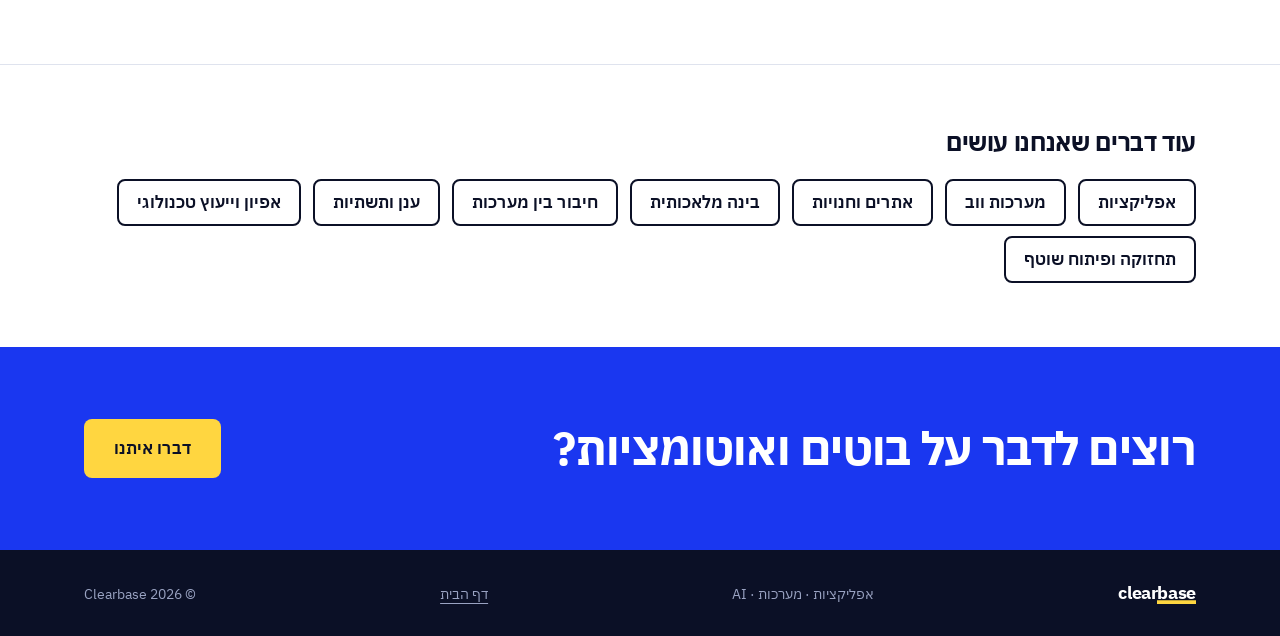
<file: bots.html>
<!DOCTYPE html>
<html lang="he" dir="rtl">
<head>
<meta charset="utf-8">
<meta name="viewport" content="width=device-width, initial-scale=1">
<title>בוטים ואוטומציות – Clearbase</title>
<meta name="description" content="בוטים לוואטסאפ ולטלגרם בממשקים הרשמיים, ותהליכים שרצים לבד ברקע. בלי חסימות ובלי התנתקויות.">
<link rel="preconnect" href="https://fonts.googleapis.com">
<link rel="preconnect" href="https://fonts.gstatic.com" crossorigin>
<link href="https://fonts.googleapis.com/css2?family=IBM+Plex+Sans+Hebrew:wght@400;500;600;700&display=swap" rel="stylesheet">
<link rel="stylesheet" href="styles.css">
</head>
<body>

<div class="top" id="top">
  <header class="wrap nav">
    <a class="logo" href="index.html" aria-label="Clearbase">clear<b>base</b></a>
    <button class="nav-toggle" aria-expanded="false" aria-controls="menu" aria-label="תפריט"><span></span><span></span></button>
    <nav id="menu" class="menu">
      <a href="index.html#build">מה אנחנו עושים</a>
      <a href="index.html#ai">AI</a>
      <a href="team.html">הצוות</a>
      <a href="index.html#faq">שאלות</a>
      <a class="btn btn-yellow btn-sm" href="index.html#contact">דברו איתנו</a>
    </nav>
  </header>

  <section class="wrap page-head">
    <p class="crumb"><a href="index.html#build">מה אנחנו עושים</a> /</p>
    <h1>בוטים ואוטומציות</h1>
    <p class="lead">בוטים לוואטסאפ ולטלגרם בממשקים הרשמיים, ותהליכים שרצים לבד ברקע. בלי חסימות ובלי התנתקויות.</p>
    <div class="cta-row"><a class="btn btn-yellow" href="index.html#contact">דברו איתנו</a></div>
  </section>
</div>

<main>

<section class="sec">
  <div class="wrap split">
    <div class="split-head"><h2>מה זה כולל</h2></div>
    <ul class="why-list">
      <li><h3>בוט וואטסאפ רשמי</h3><p>עובד דרך WhatsApp Business Platform של Meta, עם המספר והשם של העסק.</p></li>
      <li><h3>בוטים לטלגרם</h3><p>בוטים, ערוצים וקבוצות מנוהלות, לשירות, לתוכן או לקהילה.</p></li>
      <li><h3>מענה, תורים והזמנות</h3><p>הלקוח שואל, קובע או מזמין בהודעה, והמידע נכנס ישר למערכת.</p></li>
      <li><h3>הודעות יזומות</h3><p>תזכורות, עדכוני סטטוס ואישורים שנשלחים אוטומטית בזמן הנכון.</p></li>
      <li><h3>העברה לנציג</h3><p>כשהבוט לא יודע, השיחה עוברת לאדם עם כל ההיסטוריה.</p></li>
      <li><h3>אוטומציות רקע</h3><p>דוחות מתוזמנים, סנכרון נתונים והתראות, בלי שמישהו צריך לזכור.</p></li>
    </ul>
  </div>
</section>

<section class="sec why">
  <div class="wrap split">
    <div class="split-head"><h2>מתי זה מתאים</h2></div>
    <ul class="fit">
      <li>הלקוחות שלכם כבר פונים בוואטסאפ, והצוות לא עומד בקצב.</li>
      <li>אותן שאלות ואותן פעולות חוזרות כל יום.</li>
      <li>חשוב לכם שהמספר העסקי לא ייחסם.</li>
    </ul>
  </div>
</section>

<section class="sec">
  <div class="wrap split">
    <div class="split-head"><h2>שאלות נפוצות</h2></div>
    <div class="faq">
      <details><summary>למה חשוב שהבוט יהיה רשמי?</summary><p>בוטים שעובדים בדרכים לא רשמיות נחסמים, לפעמים יחד עם המספר של העסק. הממשק הרשמי של Meta יציב, מאובטח ומאושר.</p></details>
      <details><summary>הבוט יכול להבין טקסט חופשי?</summary><p>כן. אפשר לשלב בו AI שמבין שאלות בשפה טבעית, ולא רק תפריטים.</p></details>
    </div>
  </div>
</section>

<section class="sec others">
  <div class="wrap">
    <h2>עוד דברים שאנחנו עושים</h2>
    <ul class="other-list"><li><a href="apps.html">אפליקציות</a></li><li><a href="web-systems.html">מערכות ווב</a></li><li><a href="websites.html">אתרים וחנויות</a></li><li><a href="ai.html">בינה מלאכותית</a></li><li><a href="integrations.html">חיבור בין מערכות</a></li><li><a href="cloud.html">ענן ותשתיות</a></li><li><a href="consulting.html">אפיון וייעוץ טכנולוגי</a></li><li><a href="maintenance.html">תחזוקה ופיתוח שוטף</a></li></ul>
  </div>
</section>

<section class="cta-band">
  <div class="wrap">
    <h2>רוצים לדבר על בוטים ואוטומציות?</h2>
    <a class="btn btn-yellow" href="index.html#contact">דברו איתנו</a>
  </div>
</section>

</main>

<footer class="foot">
  <div class="wrap foot-in">
    <span class="logo">clear<b>base</b></span>
    <span>אפליקציות · מערכות · AI</span>
    <a href="index.html">דף הבית</a>
    <span>© <span id="year"></span> Clearbase</span>
  </div>
</footer>

<script src="script.js"></script>
</body>
</html>
</file>
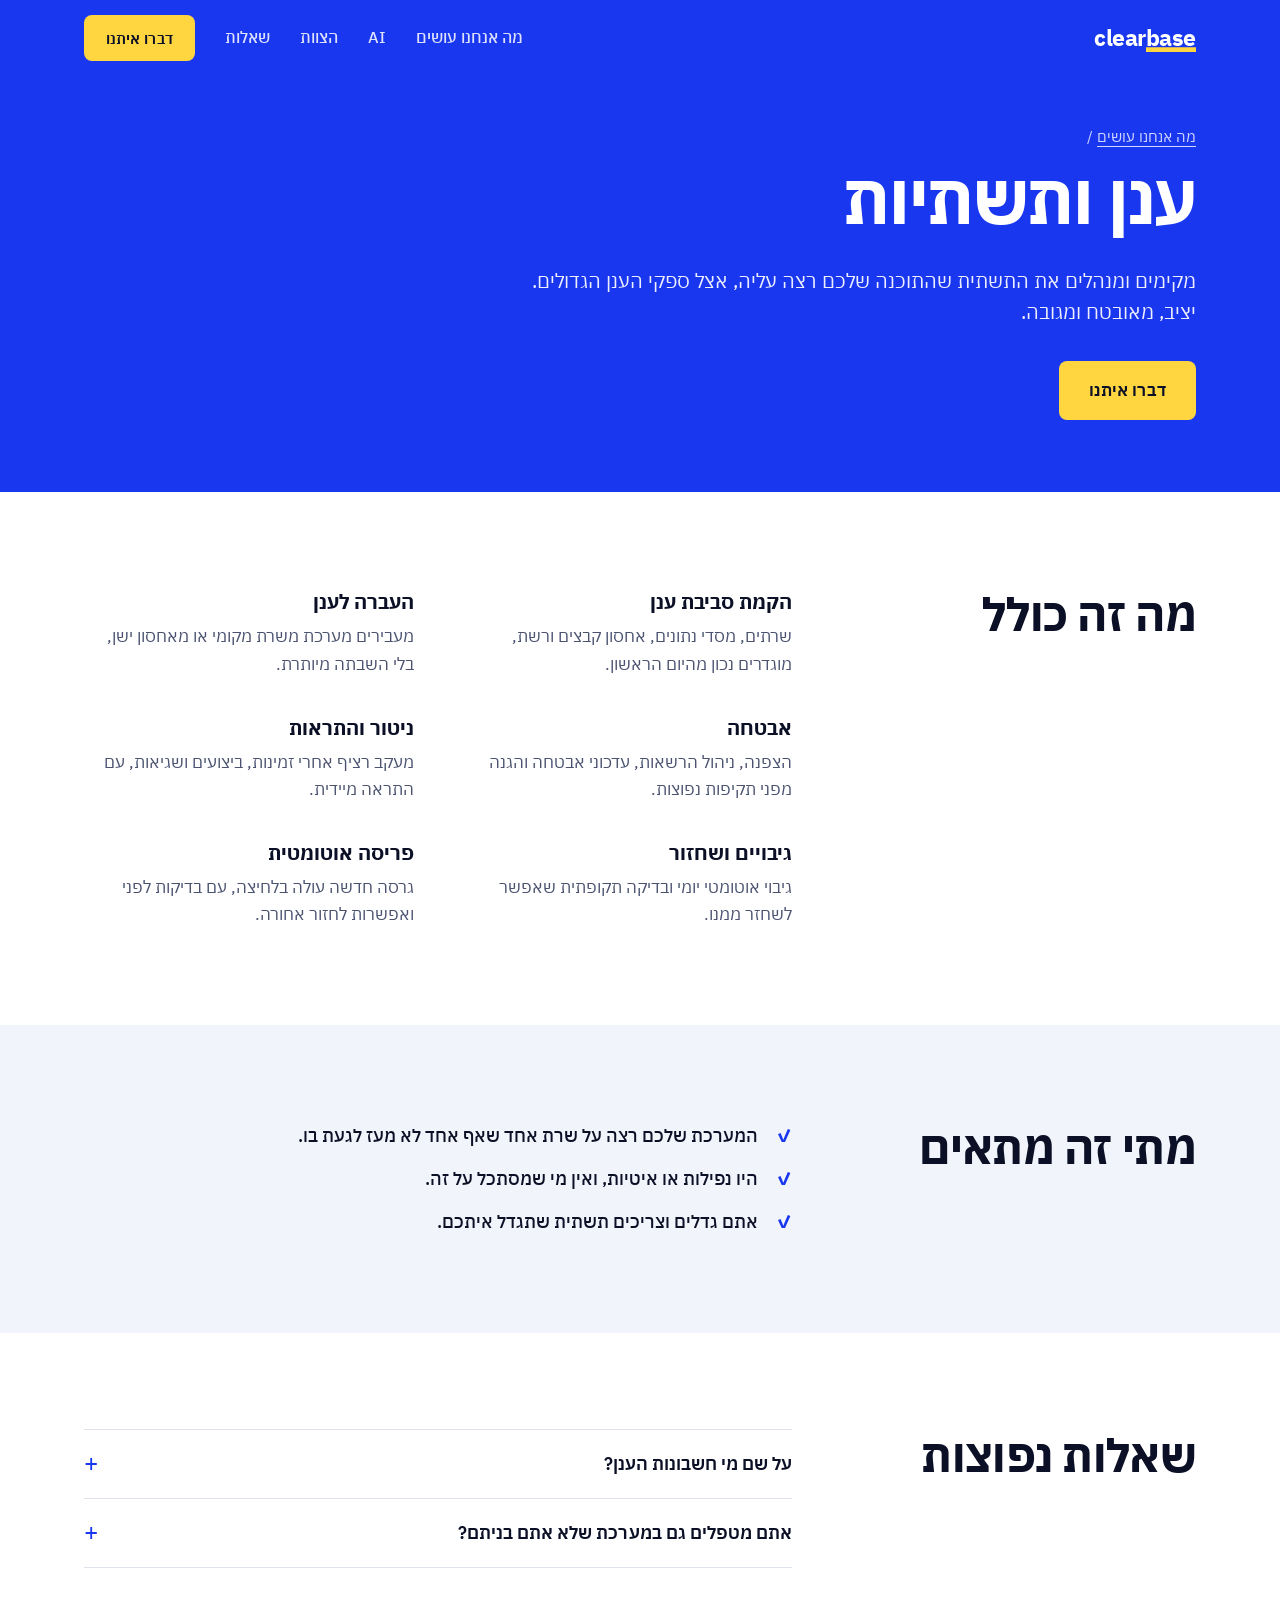
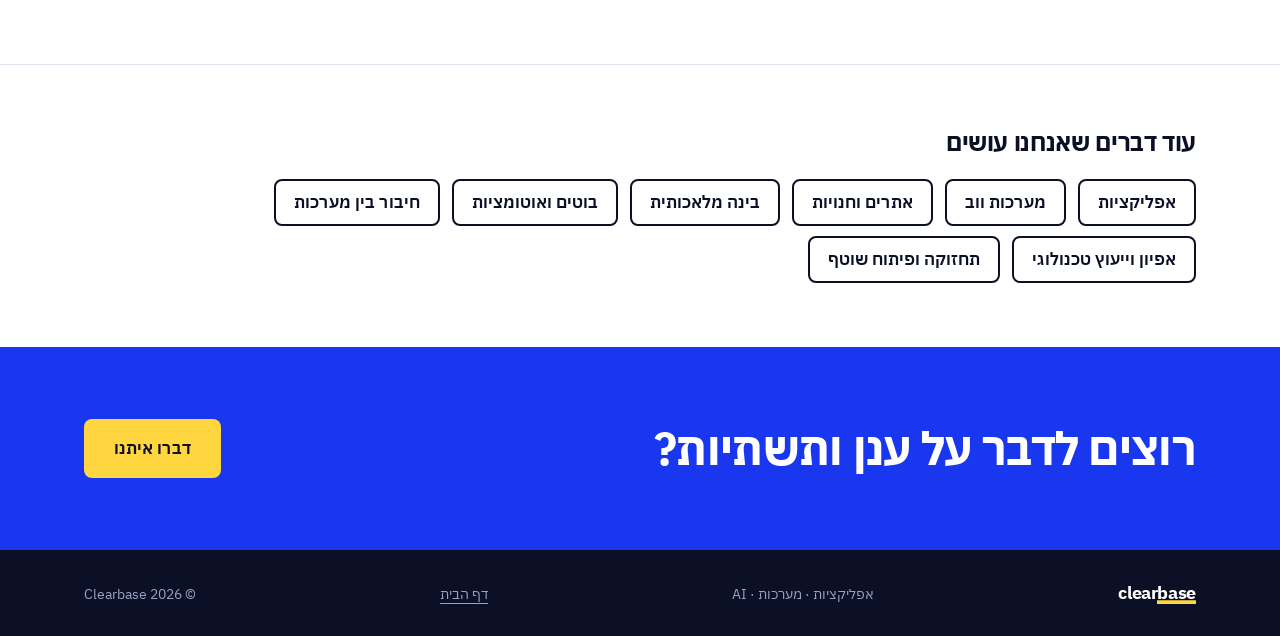
<file: cloud.html>
<!DOCTYPE html>
<html lang="he" dir="rtl">
<head>
<meta charset="utf-8">
<meta name="viewport" content="width=device-width, initial-scale=1">
<title>ענן ותשתיות – Clearbase</title>
<meta name="description" content="מקימים ומנהלים את התשתית שהתוכנה שלכם רצה עליה, אצל ספקי הענן הגדולים. יציב, מאובטח ומגובה.">
<link rel="preconnect" href="https://fonts.googleapis.com">
<link rel="preconnect" href="https://fonts.gstatic.com" crossorigin>
<link href="https://fonts.googleapis.com/css2?family=IBM+Plex+Sans+Hebrew:wght@400;500;600;700&display=swap" rel="stylesheet">
<link rel="stylesheet" href="styles.css">
</head>
<body>

<div class="top" id="top">
  <header class="wrap nav">
    <a class="logo" href="index.html" aria-label="Clearbase">clear<b>base</b></a>
    <button class="nav-toggle" aria-expanded="false" aria-controls="menu" aria-label="תפריט"><span></span><span></span></button>
    <nav id="menu" class="menu">
      <a href="index.html#build">מה אנחנו עושים</a>
      <a href="index.html#ai">AI</a>
      <a href="team.html">הצוות</a>
      <a href="index.html#faq">שאלות</a>
      <a class="btn btn-yellow btn-sm" href="index.html#contact">דברו איתנו</a>
    </nav>
  </header>

  <section class="wrap page-head">
    <p class="crumb"><a href="index.html#build">מה אנחנו עושים</a> /</p>
    <h1>ענן ותשתיות</h1>
    <p class="lead">מקימים ומנהלים את התשתית שהתוכנה שלכם רצה עליה, אצל ספקי הענן הגדולים. יציב, מאובטח ומגובה.</p>
    <div class="cta-row"><a class="btn btn-yellow" href="index.html#contact">דברו איתנו</a></div>
  </section>
</div>

<main>

<section class="sec">
  <div class="wrap split">
    <div class="split-head"><h2>מה זה כולל</h2></div>
    <ul class="why-list">
      <li><h3>הקמת סביבת ענן</h3><p>שרתים, מסדי נתונים, אחסון קבצים ורשת, מוגדרים נכון מהיום הראשון.</p></li>
      <li><h3>העברה לענן</h3><p>מעבירים מערכת משרת מקומי או מאחסון ישן, בלי השבתה מיותרת.</p></li>
      <li><h3>אבטחה</h3><p>הצפנה, ניהול הרשאות, עדכוני אבטחה והגנה מפני תקיפות נפוצות.</p></li>
      <li><h3>ניטור והתראות</h3><p>מעקב רציף אחרי זמינות, ביצועים ושגיאות, עם התראה מיידית.</p></li>
      <li><h3>גיבויים ושחזור</h3><p>גיבוי אוטומטי יומי ובדיקה תקופתית שאפשר לשחזר ממנו.</p></li>
      <li><h3>פריסה אוטומטית</h3><p>גרסה חדשה עולה בלחיצה, עם בדיקות לפני ואפשרות לחזור אחורה.</p></li>
    </ul>
  </div>
</section>

<section class="sec why">
  <div class="wrap split">
    <div class="split-head"><h2>מתי זה מתאים</h2></div>
    <ul class="fit">
      <li>המערכת שלכם רצה על שרת אחד שאף אחד לא מעז לגעת בו.</li>
      <li>היו נפילות או איטיות, ואין מי שמסתכל על זה.</li>
      <li>אתם גדלים וצריכים תשתית שתגדל איתכם.</li>
    </ul>
  </div>
</section>

<section class="sec">
  <div class="wrap split">
    <div class="split-head"><h2>שאלות נפוצות</h2></div>
    <div class="faq">
      <details><summary>על שם מי חשבונות הענן?</summary><p>לפי מה שנוח לכם: אנחנו יכולים לנהל אותם בשבילכם, או להקים אותם על שם העסק. בכל מקרה יש לכם גישה מלאה לנתונים.</p></details>
      <details><summary>אתם מטפלים גם במערכת שלא אתם בניתם?</summary><p>כן, אחרי בדיקה ראשונית של הקוד והתשתית.</p></details>
    </div>
  </div>
</section>

<section class="sec others">
  <div class="wrap">
    <h2>עוד דברים שאנחנו עושים</h2>
    <ul class="other-list"><li><a href="apps.html">אפליקציות</a></li><li><a href="web-systems.html">מערכות ווב</a></li><li><a href="websites.html">אתרים וחנויות</a></li><li><a href="ai.html">בינה מלאכותית</a></li><li><a href="bots.html">בוטים ואוטומציות</a></li><li><a href="integrations.html">חיבור בין מערכות</a></li><li><a href="consulting.html">אפיון וייעוץ טכנולוגי</a></li><li><a href="maintenance.html">תחזוקה ופיתוח שוטף</a></li></ul>
  </div>
</section>

<section class="cta-band">
  <div class="wrap">
    <h2>רוצים לדבר על ענן ותשתיות?</h2>
    <a class="btn btn-yellow" href="index.html#contact">דברו איתנו</a>
  </div>
</section>

</main>

<footer class="foot">
  <div class="wrap foot-in">
    <span class="logo">clear<b>base</b></span>
    <span>אפליקציות · מערכות · AI</span>
    <a href="index.html">דף הבית</a>
    <span>© <span id="year"></span> Clearbase</span>
  </div>
</footer>

<script src="script.js"></script>
</body>
</html>
</file>
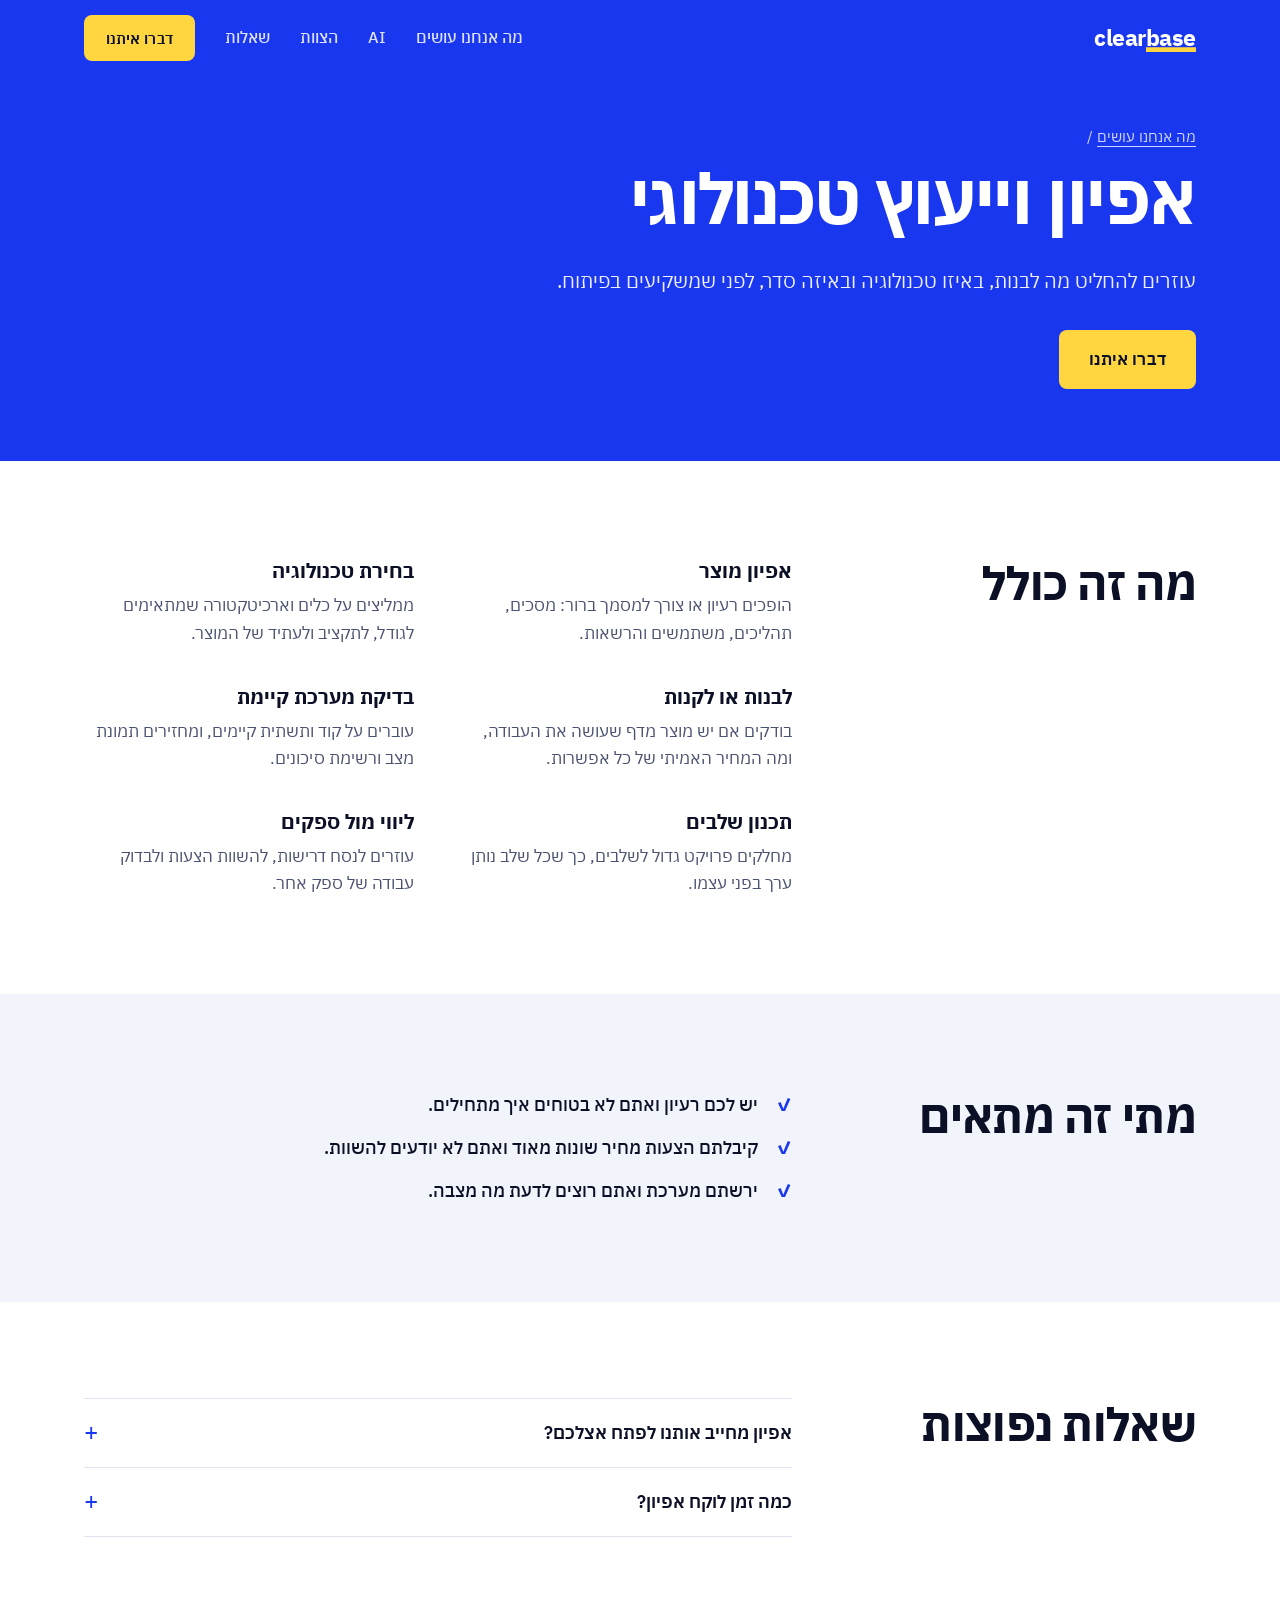
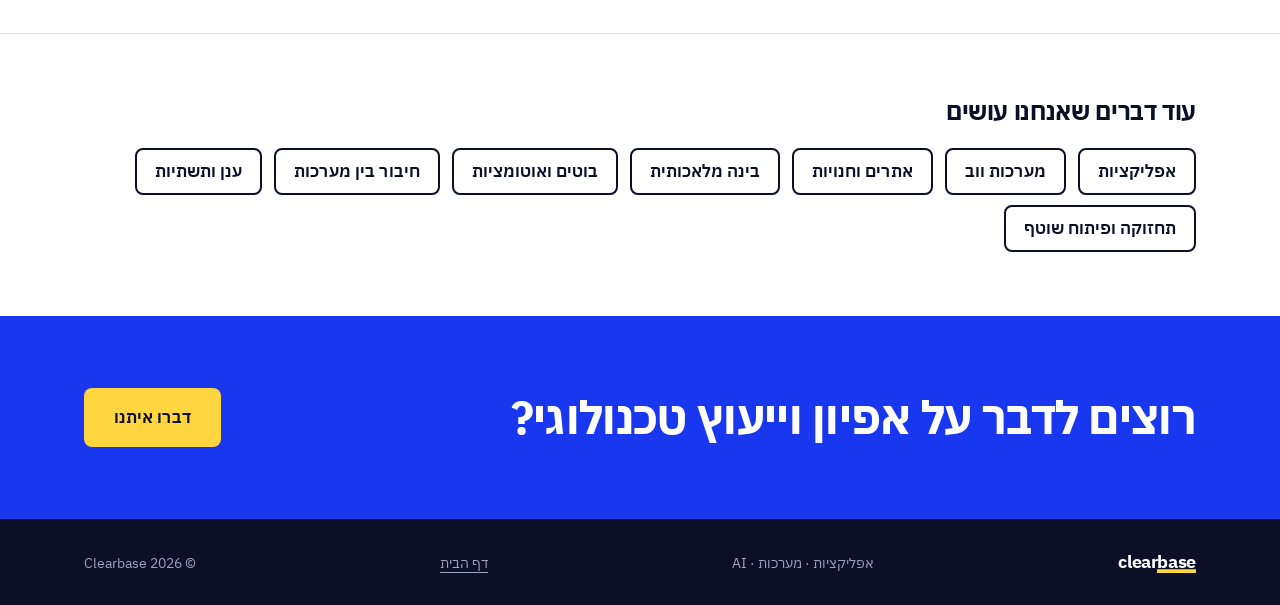
<file: consulting.html>
<!DOCTYPE html>
<html lang="he" dir="rtl">
<head>
<meta charset="utf-8">
<meta name="viewport" content="width=device-width, initial-scale=1">
<title>אפיון וייעוץ טכנולוגי – Clearbase</title>
<meta name="description" content="עוזרים להחליט מה לבנות, באיזו טכנולוגיה ובאיזה סדר, לפני שמשקיעים בפיתוח.">
<link rel="preconnect" href="https://fonts.googleapis.com">
<link rel="preconnect" href="https://fonts.gstatic.com" crossorigin>
<link href="https://fonts.googleapis.com/css2?family=IBM+Plex+Sans+Hebrew:wght@400;500;600;700&display=swap" rel="stylesheet">
<link rel="stylesheet" href="styles.css">
</head>
<body>

<div class="top" id="top">
  <header class="wrap nav">
    <a class="logo" href="index.html" aria-label="Clearbase">clear<b>base</b></a>
    <button class="nav-toggle" aria-expanded="false" aria-controls="menu" aria-label="תפריט"><span></span><span></span></button>
    <nav id="menu" class="menu">
      <a href="index.html#build">מה אנחנו עושים</a>
      <a href="index.html#ai">AI</a>
      <a href="team.html">הצוות</a>
      <a href="index.html#faq">שאלות</a>
      <a class="btn btn-yellow btn-sm" href="index.html#contact">דברו איתנו</a>
    </nav>
  </header>

  <section class="wrap page-head">
    <p class="crumb"><a href="index.html#build">מה אנחנו עושים</a> /</p>
    <h1>אפיון וייעוץ טכנולוגי</h1>
    <p class="lead">עוזרים להחליט מה לבנות, באיזו טכנולוגיה ובאיזה סדר, לפני שמשקיעים בפיתוח.</p>
    <div class="cta-row"><a class="btn btn-yellow" href="index.html#contact">דברו איתנו</a></div>
  </section>
</div>

<main>

<section class="sec">
  <div class="wrap split">
    <div class="split-head"><h2>מה זה כולל</h2></div>
    <ul class="why-list">
      <li><h3>אפיון מוצר</h3><p>הופכים רעיון או צורך למסמך ברור: מסכים, תהליכים, משתמשים והרשאות.</p></li>
      <li><h3>בחירת טכנולוגיה</h3><p>ממליצים על כלים וארכיטקטורה שמתאימים לגודל, לתקציב ולעתיד של המוצר.</p></li>
      <li><h3>לבנות או לקנות</h3><p>בודקים אם יש מוצר מדף שעושה את העבודה, ומה המחיר האמיתי של כל אפשרות.</p></li>
      <li><h3>בדיקת מערכת קיימת</h3><p>עוברים על קוד ותשתית קיימים, ומחזירים תמונת מצב ורשימת סיכונים.</p></li>
      <li><h3>תכנון שלבים</h3><p>מחלקים פרויקט גדול לשלבים, כך שכל שלב נותן ערך בפני עצמו.</p></li>
      <li><h3>ליווי מול ספקים</h3><p>עוזרים לנסח דרישות, להשוות הצעות ולבדוק עבודה של ספק אחר.</p></li>
    </ul>
  </div>
</section>

<section class="sec why">
  <div class="wrap split">
    <div class="split-head"><h2>מתי זה מתאים</h2></div>
    <ul class="fit">
      <li>יש לכם רעיון ואתם לא בטוחים איך מתחילים.</li>
      <li>קיבלתם הצעות מחיר שונות מאוד ואתם לא יודעים להשוות.</li>
      <li>ירשתם מערכת ואתם רוצים לדעת מה מצבה.</li>
    </ul>
  </div>
</section>

<section class="sec">
  <div class="wrap split">
    <div class="split-head"><h2>שאלות נפוצות</h2></div>
    <div class="faq">
      <details><summary>אפיון מחייב אותנו לפתח אצלכם?</summary><p>לא. מסמך האפיון שלכם, ואפשר לקחת אותו לכל מפתח.</p></details>
      <details><summary>כמה זמן לוקח אפיון?</summary><p>תלוי בגודל הפרויקט. בדרך כלל בין כמה ימים לכמה שבועות.</p></details>
    </div>
  </div>
</section>

<section class="sec others">
  <div class="wrap">
    <h2>עוד דברים שאנחנו עושים</h2>
    <ul class="other-list"><li><a href="apps.html">אפליקציות</a></li><li><a href="web-systems.html">מערכות ווב</a></li><li><a href="websites.html">אתרים וחנויות</a></li><li><a href="ai.html">בינה מלאכותית</a></li><li><a href="bots.html">בוטים ואוטומציות</a></li><li><a href="integrations.html">חיבור בין מערכות</a></li><li><a href="cloud.html">ענן ותשתיות</a></li><li><a href="maintenance.html">תחזוקה ופיתוח שוטף</a></li></ul>
  </div>
</section>

<section class="cta-band">
  <div class="wrap">
    <h2>רוצים לדבר על אפיון וייעוץ טכנולוגי?</h2>
    <a class="btn btn-yellow" href="index.html#contact">דברו איתנו</a>
  </div>
</section>

</main>

<footer class="foot">
  <div class="wrap foot-in">
    <span class="logo">clear<b>base</b></span>
    <span>אפליקציות · מערכות · AI</span>
    <a href="index.html">דף הבית</a>
    <span>© <span id="year"></span> Clearbase</span>
  </div>
</footer>

<script src="script.js"></script>
</body>
</html>
</file>
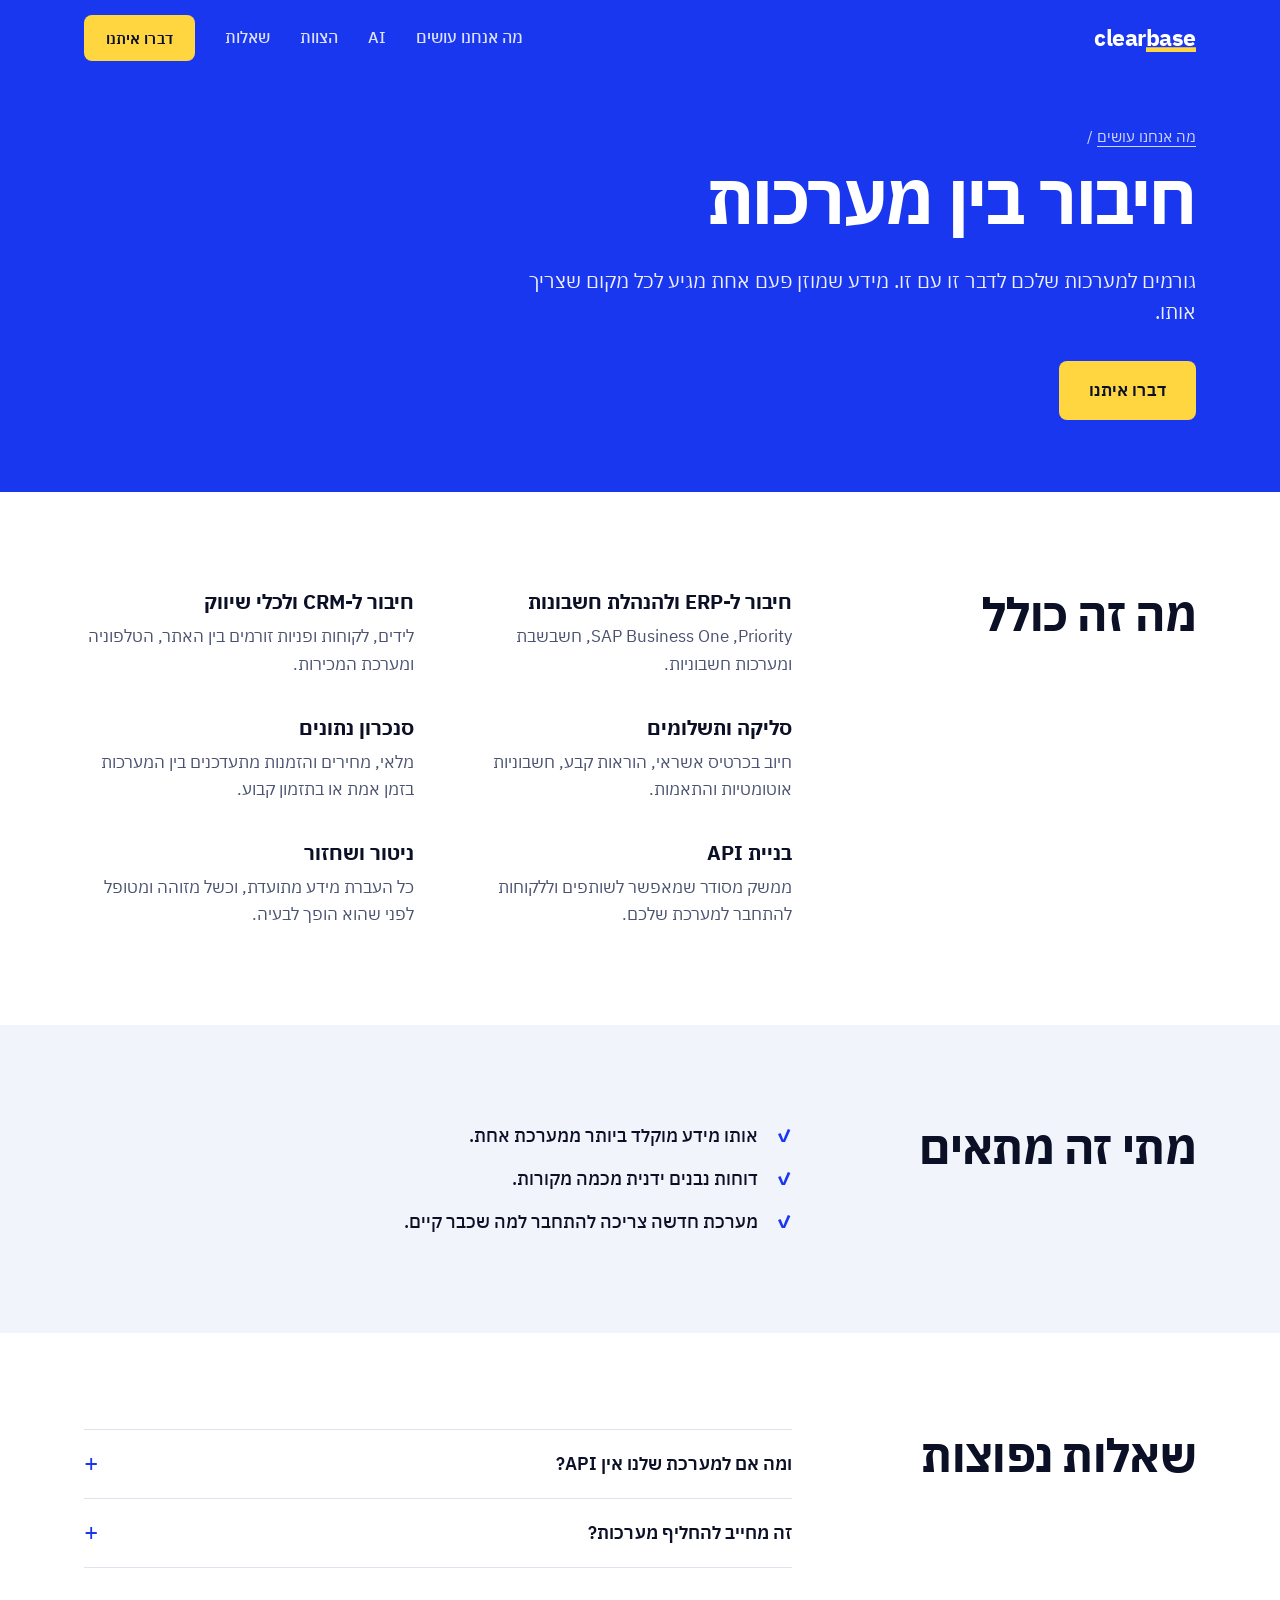
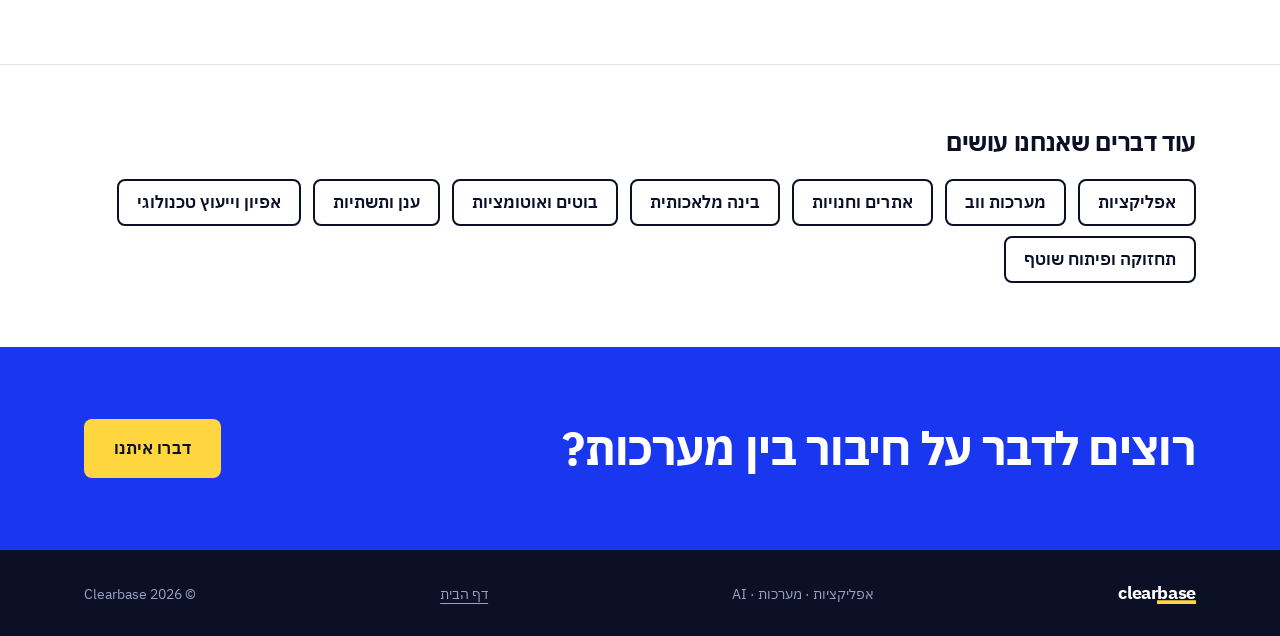
<file: integrations.html>
<!DOCTYPE html>
<html lang="he" dir="rtl">
<head>
<meta charset="utf-8">
<meta name="viewport" content="width=device-width, initial-scale=1">
<title>חיבור בין מערכות – Clearbase</title>
<meta name="description" content="גורמים למערכות שלכם לדבר זו עם זו. מידע שמוזן פעם אחת מגיע לכל מקום שצריך אותו.">
<link rel="preconnect" href="https://fonts.googleapis.com">
<link rel="preconnect" href="https://fonts.gstatic.com" crossorigin>
<link href="https://fonts.googleapis.com/css2?family=IBM+Plex+Sans+Hebrew:wght@400;500;600;700&display=swap" rel="stylesheet">
<link rel="stylesheet" href="styles.css">
</head>
<body>

<div class="top" id="top">
  <header class="wrap nav">
    <a class="logo" href="index.html" aria-label="Clearbase">clear<b>base</b></a>
    <button class="nav-toggle" aria-expanded="false" aria-controls="menu" aria-label="תפריט"><span></span><span></span></button>
    <nav id="menu" class="menu">
      <a href="index.html#build">מה אנחנו עושים</a>
      <a href="index.html#ai">AI</a>
      <a href="team.html">הצוות</a>
      <a href="index.html#faq">שאלות</a>
      <a class="btn btn-yellow btn-sm" href="index.html#contact">דברו איתנו</a>
    </nav>
  </header>

  <section class="wrap page-head">
    <p class="crumb"><a href="index.html#build">מה אנחנו עושים</a> /</p>
    <h1>חיבור בין מערכות</h1>
    <p class="lead">גורמים למערכות שלכם לדבר זו עם זו. מידע שמוזן פעם אחת מגיע לכל מקום שצריך אותו.</p>
    <div class="cta-row"><a class="btn btn-yellow" href="index.html#contact">דברו איתנו</a></div>
  </section>
</div>

<main>

<section class="sec">
  <div class="wrap split">
    <div class="split-head"><h2>מה זה כולל</h2></div>
    <ul class="why-list">
      <li><h3>חיבור ל-ERP ולהנהלת חשבונות</h3><p>Priority,‏ SAP Business One, חשבשבת ומערכות חשבוניות.</p></li>
      <li><h3>חיבור ל-CRM ולכלי שיווק</h3><p>לידים, לקוחות ופניות זורמים בין האתר, הטלפוניה ומערכת המכירות.</p></li>
      <li><h3>סליקה ותשלומים</h3><p>חיוב בכרטיס אשראי, הוראות קבע, חשבוניות אוטומטיות והתאמות.</p></li>
      <li><h3>סנכרון נתונים</h3><p>מלאי, מחירים והזמנות מתעדכנים בין המערכות בזמן אמת או בתזמון קבוע.</p></li>
      <li><h3>בניית API</h3><p>ממשק מסודר שמאפשר לשותפים וללקוחות להתחבר למערכת שלכם.</p></li>
      <li><h3>ניטור ושחזור</h3><p>כל העברת מידע מתועדת, וכשל מזוהה ומטופל לפני שהוא הופך לבעיה.</p></li>
    </ul>
  </div>
</section>

<section class="sec why">
  <div class="wrap split">
    <div class="split-head"><h2>מתי זה מתאים</h2></div>
    <ul class="fit">
      <li>אותו מידע מוקלד ביותר ממערכת אחת.</li>
      <li>דוחות נבנים ידנית מכמה מקורות.</li>
      <li>מערכת חדשה צריכה להתחבר למה שכבר קיים.</li>
    </ul>
  </div>
</section>

<section class="sec">
  <div class="wrap split">
    <div class="split-head"><h2>שאלות נפוצות</h2></div>
    <div class="faq">
      <details><summary>ומה אם למערכת שלנו אין API?</summary><p>כמעט תמיד יש דרך: ייצוא קבצים, גישה למסד הנתונים או ממשק שהספק פותח לפי בקשה. בודקים את זה בשלב האפיון.</p></details>
      <details><summary>זה מחייב להחליף מערכות?</summary><p>לא. המטרה היא לחבר את מה שיש, לא להחליף אותו.</p></details>
    </div>
  </div>
</section>

<section class="sec others">
  <div class="wrap">
    <h2>עוד דברים שאנחנו עושים</h2>
    <ul class="other-list"><li><a href="apps.html">אפליקציות</a></li><li><a href="web-systems.html">מערכות ווב</a></li><li><a href="websites.html">אתרים וחנויות</a></li><li><a href="ai.html">בינה מלאכותית</a></li><li><a href="bots.html">בוטים ואוטומציות</a></li><li><a href="cloud.html">ענן ותשתיות</a></li><li><a href="consulting.html">אפיון וייעוץ טכנולוגי</a></li><li><a href="maintenance.html">תחזוקה ופיתוח שוטף</a></li></ul>
  </div>
</section>

<section class="cta-band">
  <div class="wrap">
    <h2>רוצים לדבר על חיבור בין מערכות?</h2>
    <a class="btn btn-yellow" href="index.html#contact">דברו איתנו</a>
  </div>
</section>

</main>

<footer class="foot">
  <div class="wrap foot-in">
    <span class="logo">clear<b>base</b></span>
    <span>אפליקציות · מערכות · AI</span>
    <a href="index.html">דף הבית</a>
    <span>© <span id="year"></span> Clearbase</span>
  </div>
</footer>

<script src="script.js"></script>
</body>
</html>
</file>
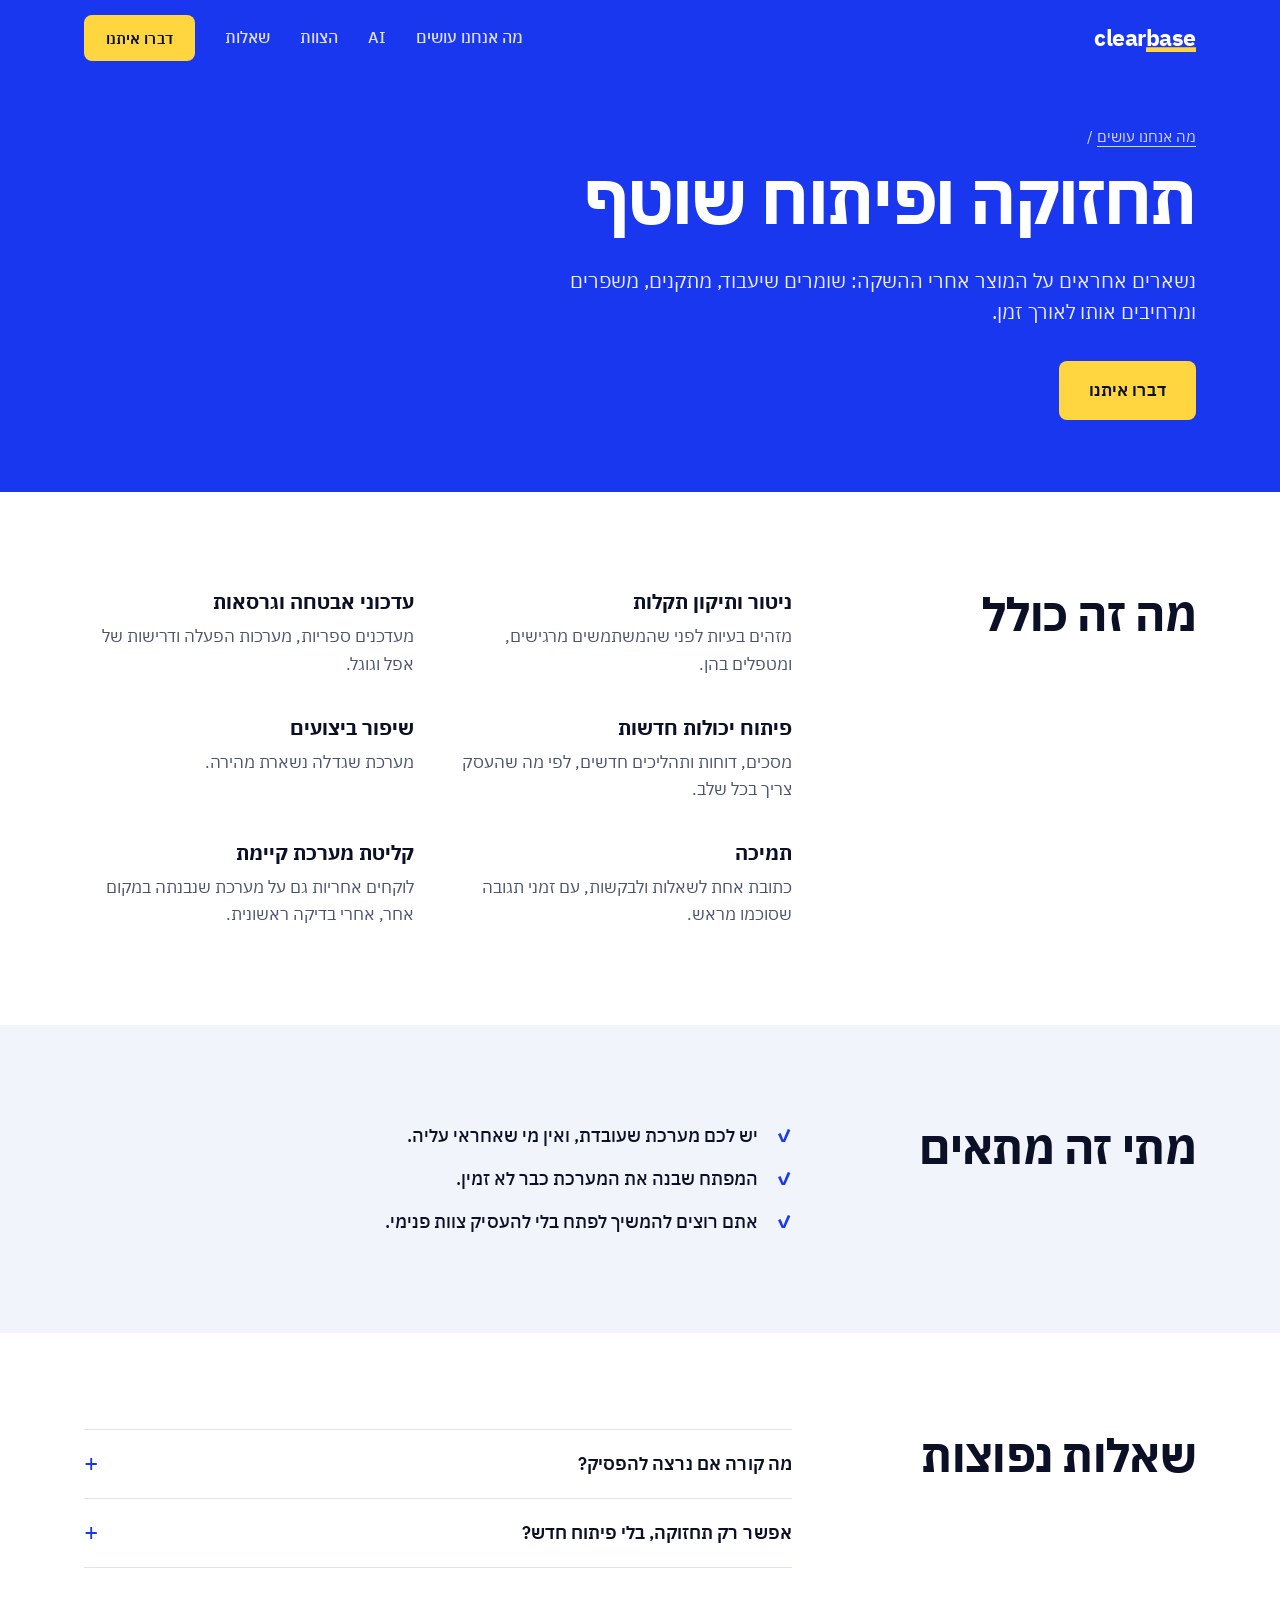
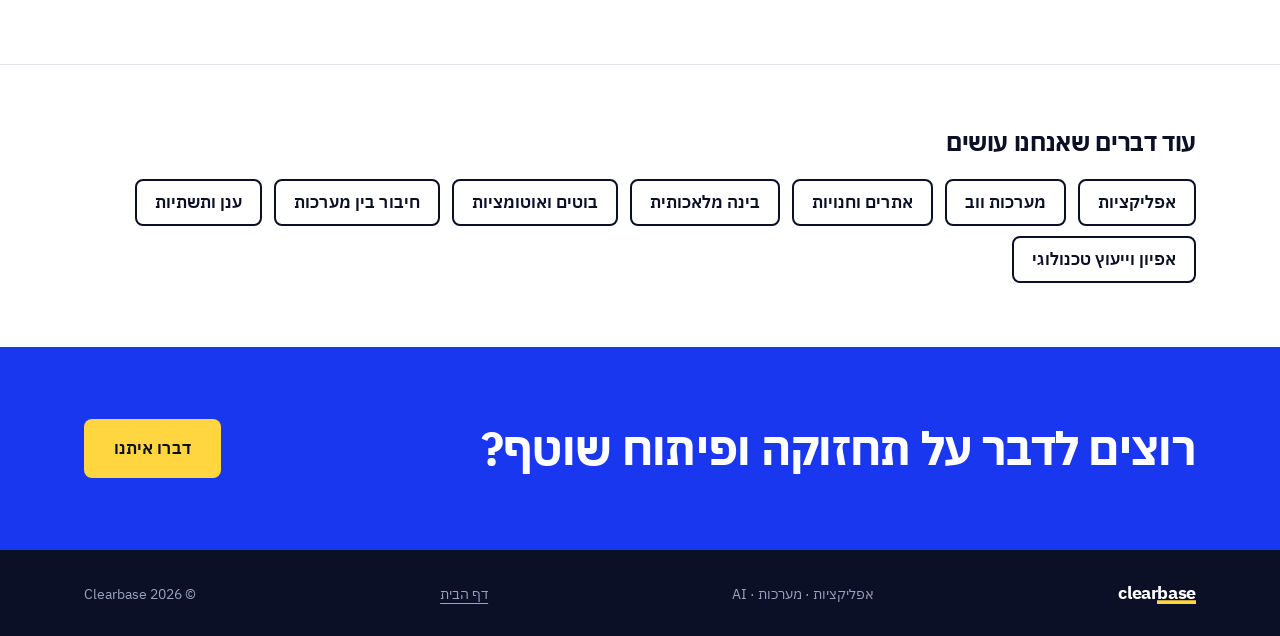
<file: maintenance.html>
<!DOCTYPE html>
<html lang="he" dir="rtl">
<head>
<meta charset="utf-8">
<meta name="viewport" content="width=device-width, initial-scale=1">
<title>תחזוקה ופיתוח שוטף – Clearbase</title>
<meta name="description" content="נשארים אחראים על המוצר אחרי ההשקה: שומרים שיעבוד, מתקנים, משפרים ומרחיבים אותו לאורך זמן.">
<link rel="preconnect" href="https://fonts.googleapis.com">
<link rel="preconnect" href="https://fonts.gstatic.com" crossorigin>
<link href="https://fonts.googleapis.com/css2?family=IBM+Plex+Sans+Hebrew:wght@400;500;600;700&display=swap" rel="stylesheet">
<link rel="stylesheet" href="styles.css">
</head>
<body>

<div class="top" id="top">
  <header class="wrap nav">
    <a class="logo" href="index.html" aria-label="Clearbase">clear<b>base</b></a>
    <button class="nav-toggle" aria-expanded="false" aria-controls="menu" aria-label="תפריט"><span></span><span></span></button>
    <nav id="menu" class="menu">
      <a href="index.html#build">מה אנחנו עושים</a>
      <a href="index.html#ai">AI</a>
      <a href="team.html">הצוות</a>
      <a href="index.html#faq">שאלות</a>
      <a class="btn btn-yellow btn-sm" href="index.html#contact">דברו איתנו</a>
    </nav>
  </header>

  <section class="wrap page-head">
    <p class="crumb"><a href="index.html#build">מה אנחנו עושים</a> /</p>
    <h1>תחזוקה ופיתוח שוטף</h1>
    <p class="lead">נשארים אחראים על המוצר אחרי ההשקה: שומרים שיעבוד, מתקנים, משפרים ומרחיבים אותו לאורך זמן.</p>
    <div class="cta-row"><a class="btn btn-yellow" href="index.html#contact">דברו איתנו</a></div>
  </section>
</div>

<main>

<section class="sec">
  <div class="wrap split">
    <div class="split-head"><h2>מה זה כולל</h2></div>
    <ul class="why-list">
      <li><h3>ניטור ותיקון תקלות</h3><p>מזהים בעיות לפני שהמשתמשים מרגישים, ומטפלים בהן.</p></li>
      <li><h3>עדכוני אבטחה וגרסאות</h3><p>מעדכנים ספריות, מערכות הפעלה ודרישות של אפל וגוגל.</p></li>
      <li><h3>פיתוח יכולות חדשות</h3><p>מסכים, דוחות ותהליכים חדשים, לפי מה שהעסק צריך בכל שלב.</p></li>
      <li><h3>שיפור ביצועים</h3><p>מערכת שגדלה נשארת מהירה.</p></li>
      <li><h3>תמיכה</h3><p>כתובת אחת לשאלות ולבקשות, עם זמני תגובה שסוכמו מראש.</p></li>
      <li><h3>קליטת מערכת קיימת</h3><p>לוקחים אחריות גם על מערכת שנבנתה במקום אחר, אחרי בדיקה ראשונית.</p></li>
    </ul>
  </div>
</section>

<section class="sec why">
  <div class="wrap split">
    <div class="split-head"><h2>מתי זה מתאים</h2></div>
    <ul class="fit">
      <li>יש לכם מערכת שעובדת, ואין מי שאחראי עליה.</li>
      <li>המפתח שבנה את המערכת כבר לא זמין.</li>
      <li>אתם רוצים להמשיך לפתח בלי להעסיק צוות פנימי.</li>
    </ul>
  </div>
</section>

<section class="sec">
  <div class="wrap split">
    <div class="split-head"><h2>שאלות נפוצות</h2></div>
    <div class="faq">
      <details><summary>מה קורה אם נרצה להפסיק?</summary><p>הקוד והנתונים שלכם. מקבלים את הקוד, ייצוא מלא של הנתונים, תיעוד וגישה לחשבונות.</p></details>
      <details><summary>אפשר רק תחזוקה, בלי פיתוח חדש?</summary><p>כן. ההיקף נקבע לפי מה שאתם צריכים.</p></details>
    </div>
  </div>
</section>

<section class="sec others">
  <div class="wrap">
    <h2>עוד דברים שאנחנו עושים</h2>
    <ul class="other-list"><li><a href="apps.html">אפליקציות</a></li><li><a href="web-systems.html">מערכות ווב</a></li><li><a href="websites.html">אתרים וחנויות</a></li><li><a href="ai.html">בינה מלאכותית</a></li><li><a href="bots.html">בוטים ואוטומציות</a></li><li><a href="integrations.html">חיבור בין מערכות</a></li><li><a href="cloud.html">ענן ותשתיות</a></li><li><a href="consulting.html">אפיון וייעוץ טכנולוגי</a></li></ul>
  </div>
</section>

<section class="cta-band">
  <div class="wrap">
    <h2>רוצים לדבר על תחזוקה ופיתוח שוטף?</h2>
    <a class="btn btn-yellow" href="index.html#contact">דברו איתנו</a>
  </div>
</section>

</main>

<footer class="foot">
  <div class="wrap foot-in">
    <span class="logo">clear<b>base</b></span>
    <span>אפליקציות · מערכות · AI</span>
    <a href="index.html">דף הבית</a>
    <span>© <span id="year"></span> Clearbase</span>
  </div>
</footer>

<script src="script.js"></script>
</body>
</html>
</file>
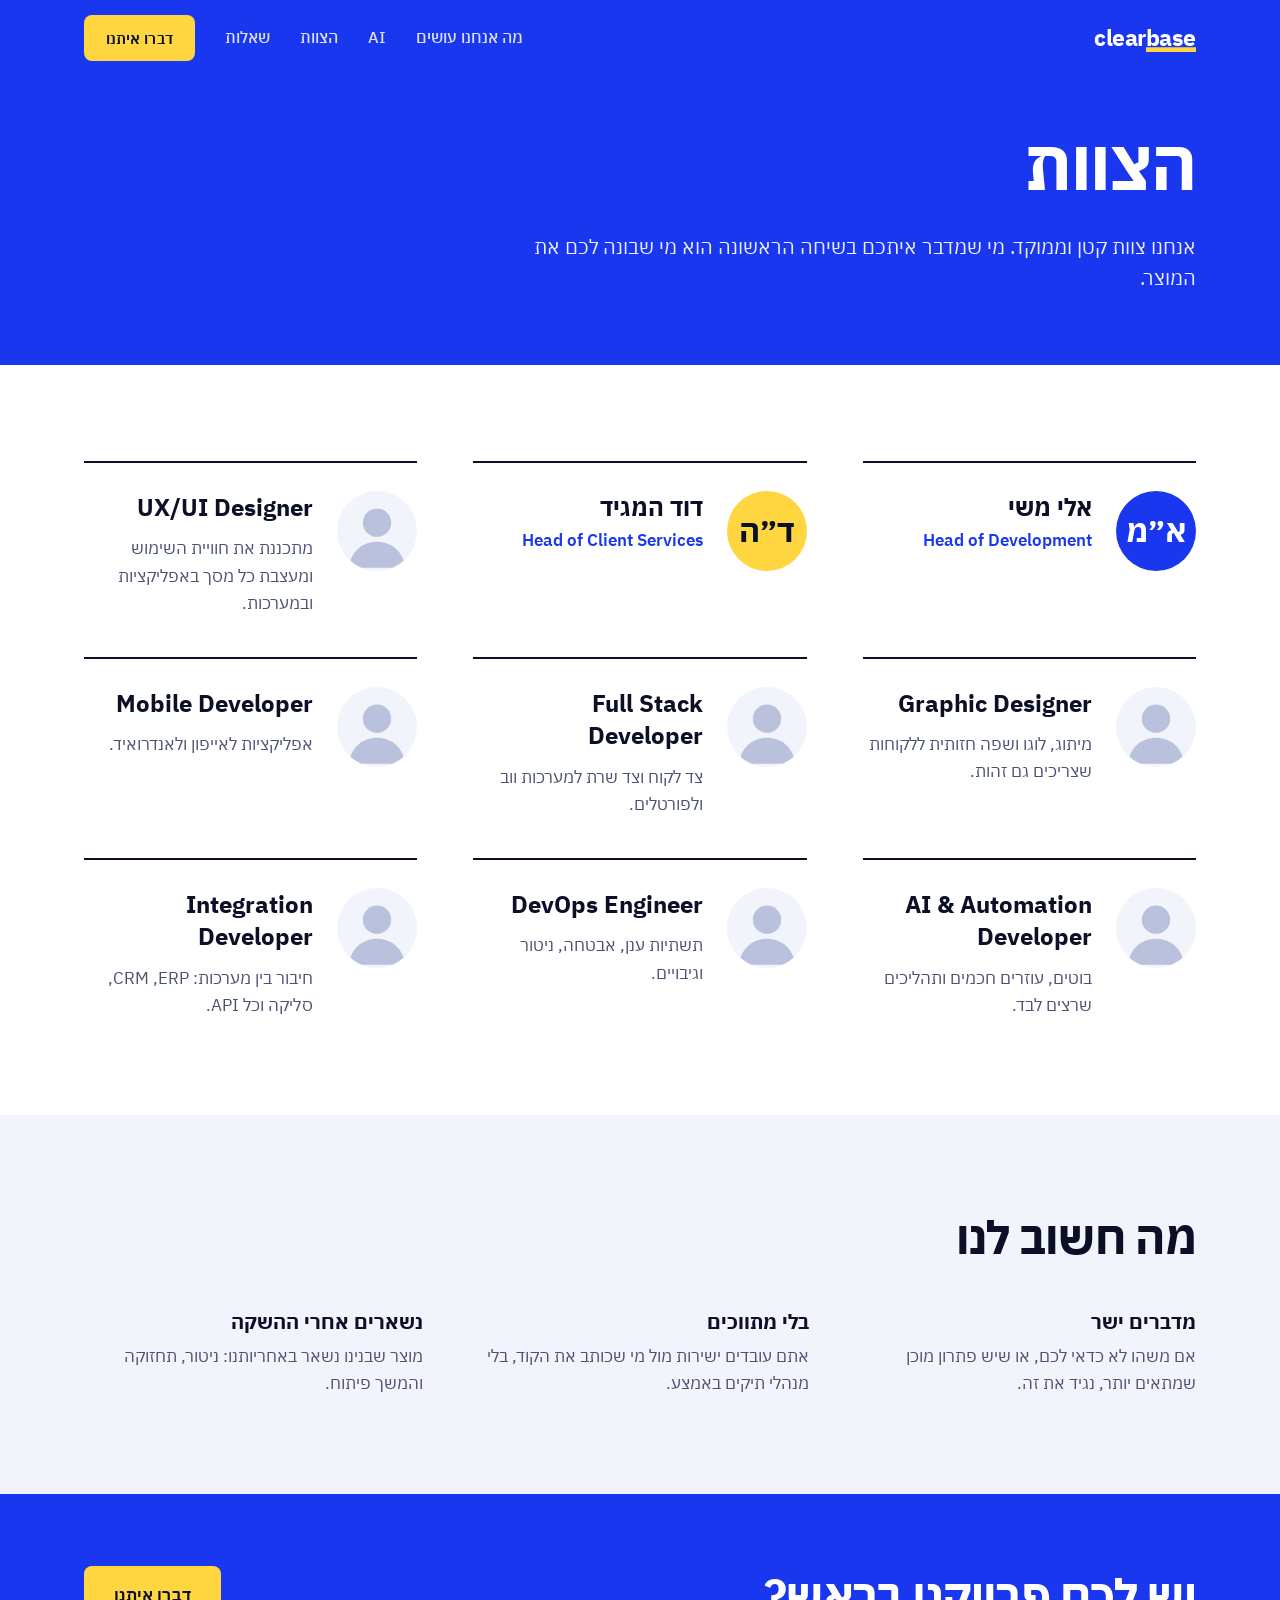
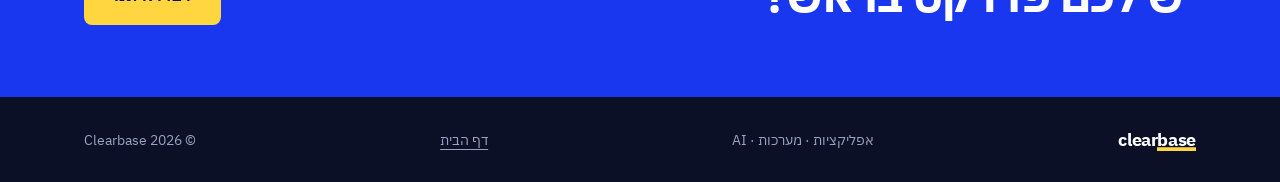
<file: team.html>
<!DOCTYPE html>
<html lang="he" dir="rtl">
<head>
<meta charset="utf-8">
<meta name="viewport" content="width=device-width, initial-scale=1">
<title>הצוות – Clearbase</title>
<meta name="description" content="האנשים שמאחורי Clearbase. אנחנו בונים אפליקציות, מערכות, אתרים, בוטים ו-AI.">
<link rel="preconnect" href="https://fonts.googleapis.com">
<link rel="preconnect" href="https://fonts.gstatic.com" crossorigin>
<link href="https://fonts.googleapis.com/css2?family=IBM+Plex+Sans+Hebrew:wght@400;500;600;700&display=swap" rel="stylesheet">
<link rel="stylesheet" href="styles.css">
</head>
<body>

<div class="top" id="top">
  <header class="wrap nav">
    <a class="logo" href="index.html" aria-label="Clearbase">clear<b>base</b></a>
    <button class="nav-toggle" aria-expanded="false" aria-controls="menu" aria-label="תפריט"><span></span><span></span></button>
    <nav id="menu" class="menu">
      <a href="index.html#build">מה אנחנו עושים</a>
      <a href="index.html#ai">AI</a>
      <a href="team.html" aria-current="page">הצוות</a>
      <a href="index.html#faq">שאלות</a>
      <a class="btn btn-yellow btn-sm" href="index.html#contact">דברו איתנו</a>
    </nav>
  </header>

  <section class="wrap page-head">
    <h1>הצוות</h1>
    <p class="lead">אנחנו צוות קטן וממוקד. מי שמדבר איתכם בשיחה הראשונה הוא מי שבונה לכם את המוצר.</p>
  </section>
</div>

<main>

<section class="sec founders">
  <div class="wrap">
    <!-- כל חבר צוות הוא בלוק <article class="member">. להעתיק בלוק כדי להוסיף אדם.
         לתמונה: להחליף את ה-div.avatar ב-<img class="avatar" src="..." alt="שם"> -->
    <div class="team team-3">
      <article class="member">
        <div class="avatar" aria-hidden="true">א״מ</div>
        <div>
          <h3>אלי משי</h3>
          <p class="role" dir="ltr">Head of Development</p>
        </div>
      </article>
      <article class="member">
        <div class="avatar" aria-hidden="true">ד״ה</div>
        <div>
          <h3>דוד המגיד</h3>
          <p class="role" dir="ltr">Head of Client Services</p>
        </div>
      </article>
      <article class="member">
        <div class="avatar ph"><svg viewBox="0 0 96 96" aria-hidden="true"><circle cx="48" cy="38" r="17" fill="currentColor"/><path d="M14 92c3-20 17-31 34-31s31 11 34 31z" fill="currentColor"/></svg></div>
        <div>
          <h3 class="en" dir="ltr">UX/UI Designer</h3>
          <p class="bio">מתכננת את חוויית השימוש ומעצבת כל מסך באפליקציות ובמערכות.</p>
        </div>
      </article>
      <article class="member">
        <div class="avatar ph"><svg viewBox="0 0 96 96" aria-hidden="true"><circle cx="48" cy="38" r="17" fill="currentColor"/><path d="M14 92c3-20 17-31 34-31s31 11 34 31z" fill="currentColor"/></svg></div>
        <div>
          <h3 class="en" dir="ltr">Graphic Designer</h3>
          <p class="bio">מיתוג, לוגו ושפה חזותית ללקוחות שצריכים גם זהות.</p>
        </div>
      </article>
      <article class="member">
        <div class="avatar ph"><svg viewBox="0 0 96 96" aria-hidden="true"><circle cx="48" cy="38" r="17" fill="currentColor"/><path d="M14 92c3-20 17-31 34-31s31 11 34 31z" fill="currentColor"/></svg></div>
        <div>
          <h3 class="en" dir="ltr">Full Stack Developer</h3>
          <p class="bio">צד לקוח וצד שרת למערכות ווב ולפורטלים.</p>
        </div>
      </article>
      <article class="member">
        <div class="avatar ph"><svg viewBox="0 0 96 96" aria-hidden="true"><circle cx="48" cy="38" r="17" fill="currentColor"/><path d="M14 92c3-20 17-31 34-31s31 11 34 31z" fill="currentColor"/></svg></div>
        <div>
          <h3 class="en" dir="ltr">Mobile Developer</h3>
          <p class="bio">אפליקציות לאייפון ולאנדרואיד.</p>
        </div>
      </article>
      <article class="member">
        <div class="avatar ph"><svg viewBox="0 0 96 96" aria-hidden="true"><circle cx="48" cy="38" r="17" fill="currentColor"/><path d="M14 92c3-20 17-31 34-31s31 11 34 31z" fill="currentColor"/></svg></div>
        <div>
          <h3 class="en" dir="ltr">AI &amp; Automation Developer</h3>
          <p class="bio">בוטים, עוזרים חכמים ותהליכים שרצים לבד.</p>
        </div>
      </article>
      <article class="member">
        <div class="avatar ph"><svg viewBox="0 0 96 96" aria-hidden="true"><circle cx="48" cy="38" r="17" fill="currentColor"/><path d="M14 92c3-20 17-31 34-31s31 11 34 31z" fill="currentColor"/></svg></div>
        <div>
          <h3 class="en" dir="ltr">DevOps Engineer</h3>
          <p class="bio">תשתיות ענן, אבטחה, ניטור וגיבויים.</p>
        </div>
      </article>
      <article class="member">
        <div class="avatar ph"><svg viewBox="0 0 96 96" aria-hidden="true"><circle cx="48" cy="38" r="17" fill="currentColor"/><path d="M14 92c3-20 17-31 34-31s31 11 34 31z" fill="currentColor"/></svg></div>
        <div>
          <h3 class="en" dir="ltr">Integration Developer</h3>
          <p class="bio">חיבור בין מערכות: ERP,‏ CRM, סליקה וכל API.</p>
        </div>
      </article>
    </div>
  </div>
</section>

<section class="sec why">
  <div class="wrap">
    <h2>מה חשוב לנו</h2>
    <ul class="values">
      <li><h3>מדברים ישר</h3><p>אם משהו לא כדאי לכם, או שיש פתרון מוכן שמתאים יותר, נגיד את זה.</p></li>
      <li><h3>בלי מתווכים</h3><p>אתם עובדים ישירות מול מי שכותב את הקוד, בלי מנהלי תיקים באמצע.</p></li>
      <li><h3>נשארים אחרי ההשקה</h3><p>מוצר שבנינו נשאר באחריותנו: ניטור, תחזוקה והמשך פיתוח.</p></li>
    </ul>
  </div>
</section>

<section class="cta-band">
  <div class="wrap">
    <h2>יש לכם פרויקט בראש?</h2>
    <a class="btn btn-yellow" href="index.html#contact">דברו איתנו</a>
  </div>
</section>

</main>

<footer class="foot">
  <div class="wrap foot-in">
    <span class="logo">clear<b>base</b></span>
    <span>אפליקציות · מערכות · AI</span>
    <a href="index.html">דף הבית</a>
    <span>© <span id="year"></span> Clearbase</span>
  </div>
</footer>

<script src="script.js"></script>
</body>
</html>
</file>
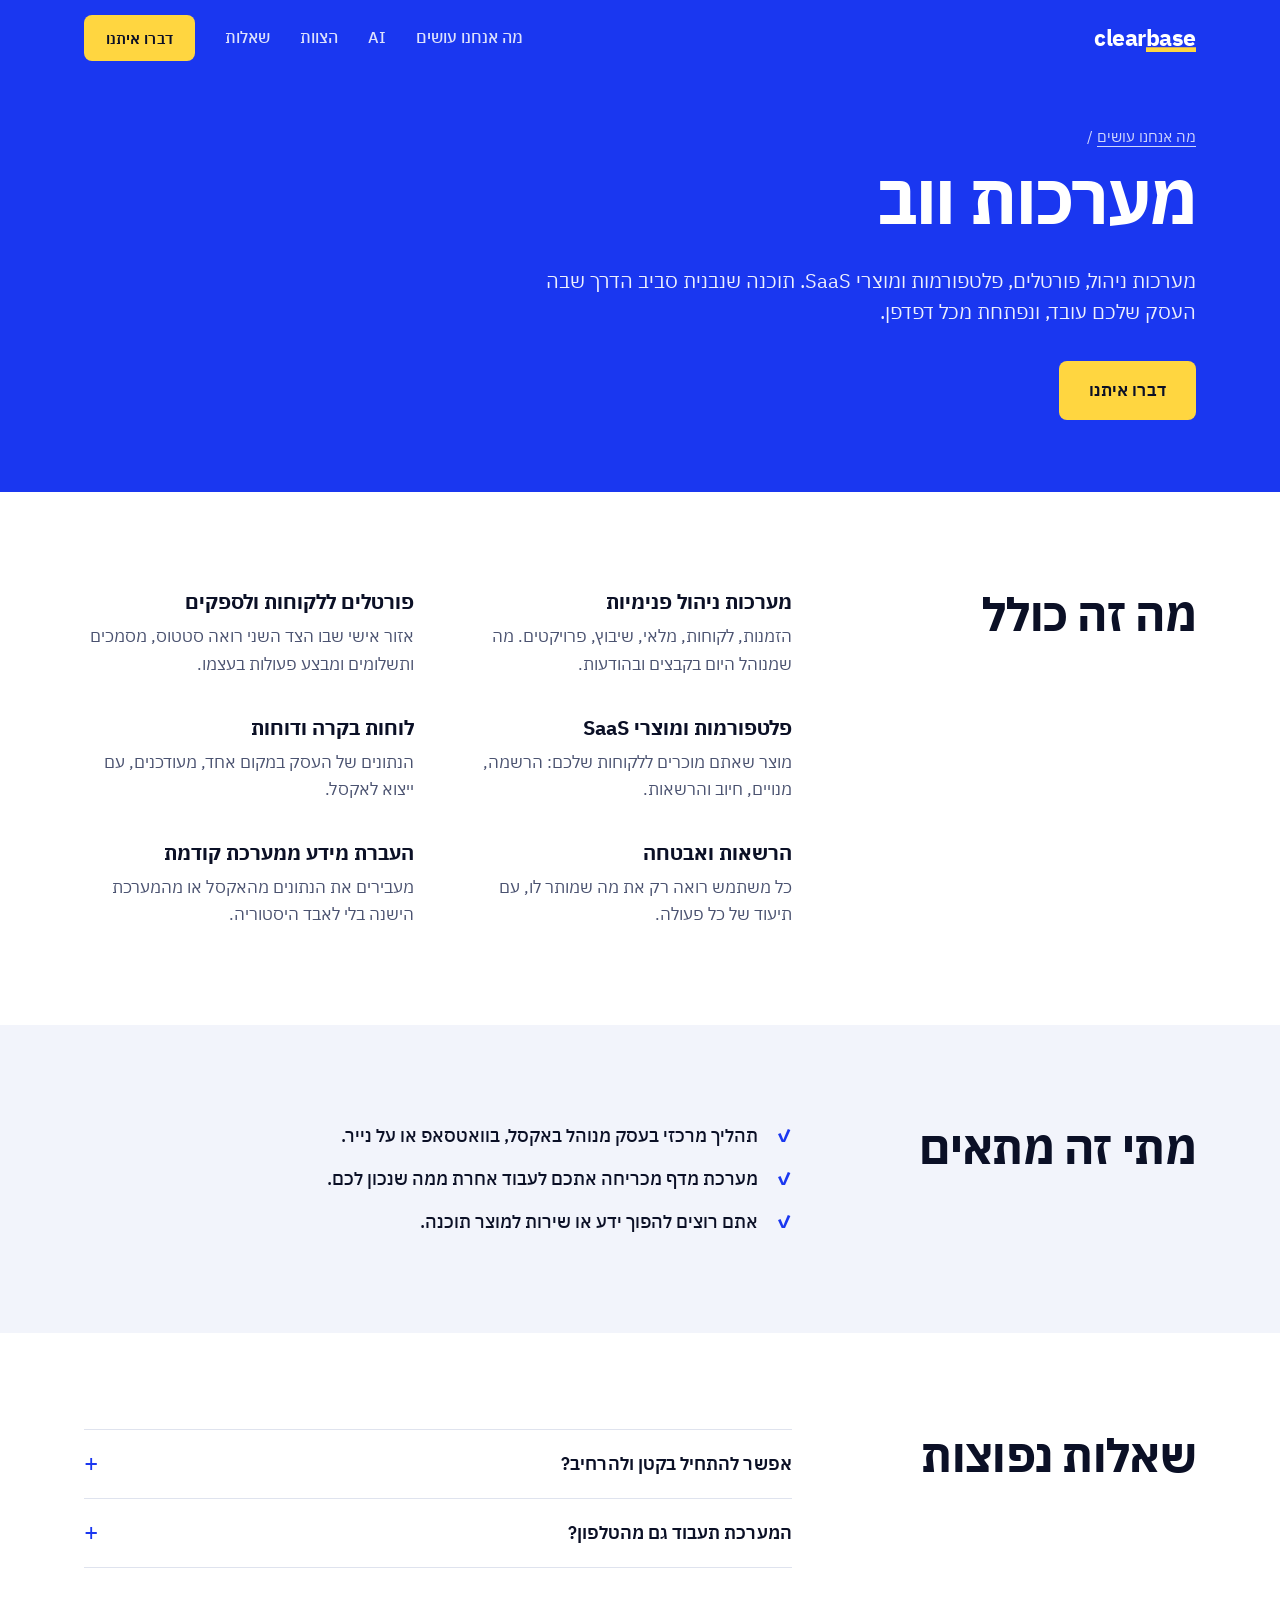
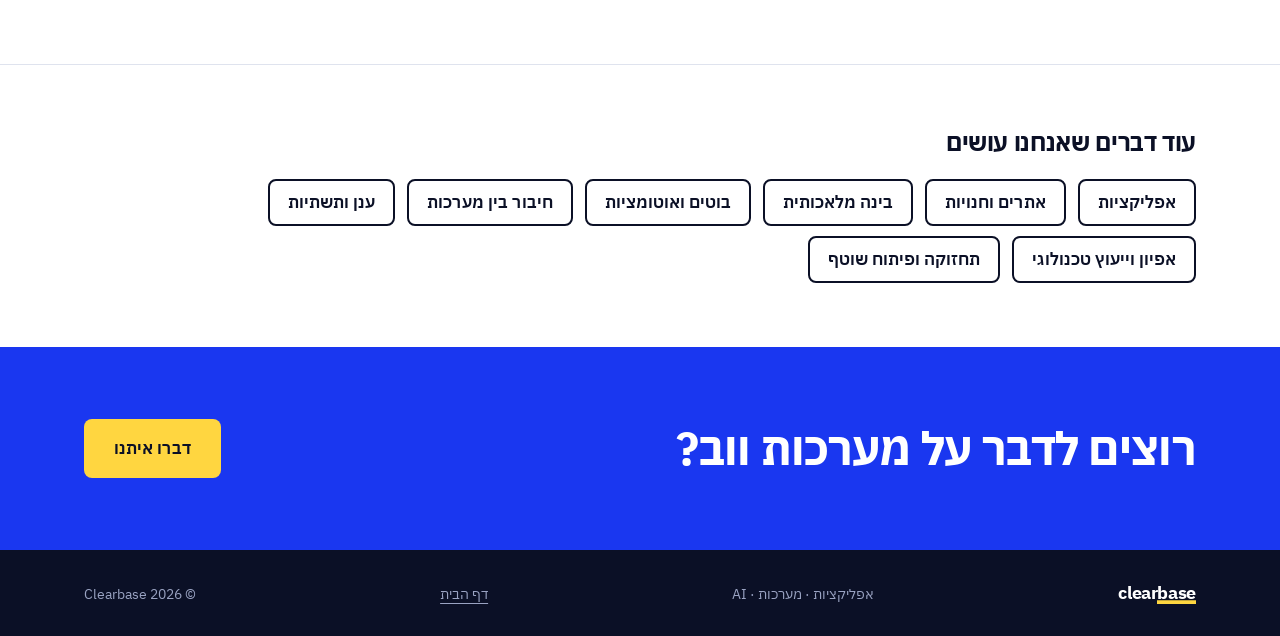
<file: web-systems.html>
<!DOCTYPE html>
<html lang="he" dir="rtl">
<head>
<meta charset="utf-8">
<meta name="viewport" content="width=device-width, initial-scale=1">
<title>מערכות ווב – Clearbase</title>
<meta name="description" content="מערכות ניהול, פורטלים, פלטפורמות ומוצרי SaaS. תוכנה שנבנית סביב הדרך שבה העסק שלכם עובד, ונפתחת מכל דפדפן.">
<link rel="preconnect" href="https://fonts.googleapis.com">
<link rel="preconnect" href="https://fonts.gstatic.com" crossorigin>
<link href="https://fonts.googleapis.com/css2?family=IBM+Plex+Sans+Hebrew:wght@400;500;600;700&display=swap" rel="stylesheet">
<link rel="stylesheet" href="styles.css">
</head>
<body>

<div class="top" id="top">
  <header class="wrap nav">
    <a class="logo" href="index.html" aria-label="Clearbase">clear<b>base</b></a>
    <button class="nav-toggle" aria-expanded="false" aria-controls="menu" aria-label="תפריט"><span></span><span></span></button>
    <nav id="menu" class="menu">
      <a href="index.html#build">מה אנחנו עושים</a>
      <a href="index.html#ai">AI</a>
      <a href="team.html">הצוות</a>
      <a href="index.html#faq">שאלות</a>
      <a class="btn btn-yellow btn-sm" href="index.html#contact">דברו איתנו</a>
    </nav>
  </header>

  <section class="wrap page-head">
    <p class="crumb"><a href="index.html#build">מה אנחנו עושים</a> /</p>
    <h1>מערכות ווב</h1>
    <p class="lead">מערכות ניהול, פורטלים, פלטפורמות ומוצרי SaaS. תוכנה שנבנית סביב הדרך שבה העסק שלכם עובד, ונפתחת מכל דפדפן.</p>
    <div class="cta-row"><a class="btn btn-yellow" href="index.html#contact">דברו איתנו</a></div>
  </section>
</div>

<main>

<section class="sec">
  <div class="wrap split">
    <div class="split-head"><h2>מה זה כולל</h2></div>
    <ul class="why-list">
      <li><h3>מערכות ניהול פנימיות</h3><p>הזמנות, לקוחות, מלאי, שיבוץ, פרויקטים. מה שמנוהל היום בקבצים ובהודעות.</p></li>
      <li><h3>פורטלים ללקוחות ולספקים</h3><p>אזור אישי שבו הצד השני רואה סטטוס, מסמכים ותשלומים ומבצע פעולות בעצמו.</p></li>
      <li><h3>פלטפורמות ומוצרי SaaS</h3><p>מוצר שאתם מוכרים ללקוחות שלכם: הרשמה, מנויים, חיוב והרשאות.</p></li>
      <li><h3>לוחות בקרה ודוחות</h3><p>הנתונים של העסק במקום אחד, מעודכנים, עם ייצוא לאקסל.</p></li>
      <li><h3>הרשאות ואבטחה</h3><p>כל משתמש רואה רק את מה שמותר לו, עם תיעוד של כל פעולה.</p></li>
      <li><h3>העברת מידע ממערכת קודמת</h3><p>מעבירים את הנתונים מהאקסל או מהמערכת הישנה בלי לאבד היסטוריה.</p></li>
    </ul>
  </div>
</section>

<section class="sec why">
  <div class="wrap split">
    <div class="split-head"><h2>מתי זה מתאים</h2></div>
    <ul class="fit">
      <li>תהליך מרכזי בעסק מנוהל באקסל, בוואטסאפ או על נייר.</li>
      <li>מערכת מדף מכריחה אתכם לעבוד אחרת ממה שנכון לכם.</li>
      <li>אתם רוצים להפוך ידע או שירות למוצר תוכנה.</li>
    </ul>
  </div>
</section>

<section class="sec">
  <div class="wrap split">
    <div class="split-head"><h2>שאלות נפוצות</h2></div>
    <div class="faq">
      <details><summary>אפשר להתחיל בקטן ולהרחיב?</summary><p>כן, וזו הדרך המומלצת. בונים קודם את החלק שכואב הכי הרבה, ומוסיפים יכולות אחרי שהמערכת בשימוש.</p></details>
      <details><summary>המערכת תעבוד גם מהטלפון?</summary><p>כן. כל מערכת שאנחנו בונים מותאמת למסכים קטנים.</p></details>
    </div>
  </div>
</section>

<section class="sec others">
  <div class="wrap">
    <h2>עוד דברים שאנחנו עושים</h2>
    <ul class="other-list"><li><a href="apps.html">אפליקציות</a></li><li><a href="websites.html">אתרים וחנויות</a></li><li><a href="ai.html">בינה מלאכותית</a></li><li><a href="bots.html">בוטים ואוטומציות</a></li><li><a href="integrations.html">חיבור בין מערכות</a></li><li><a href="cloud.html">ענן ותשתיות</a></li><li><a href="consulting.html">אפיון וייעוץ טכנולוגי</a></li><li><a href="maintenance.html">תחזוקה ופיתוח שוטף</a></li></ul>
  </div>
</section>

<section class="cta-band">
  <div class="wrap">
    <h2>רוצים לדבר על מערכות ווב?</h2>
    <a class="btn btn-yellow" href="index.html#contact">דברו איתנו</a>
  </div>
</section>

</main>

<footer class="foot">
  <div class="wrap foot-in">
    <span class="logo">clear<b>base</b></span>
    <span>אפליקציות · מערכות · AI</span>
    <a href="index.html">דף הבית</a>
    <span>© <span id="year"></span> Clearbase</span>
  </div>
</footer>

<script src="script.js"></script>
</body>
</html>
</file>
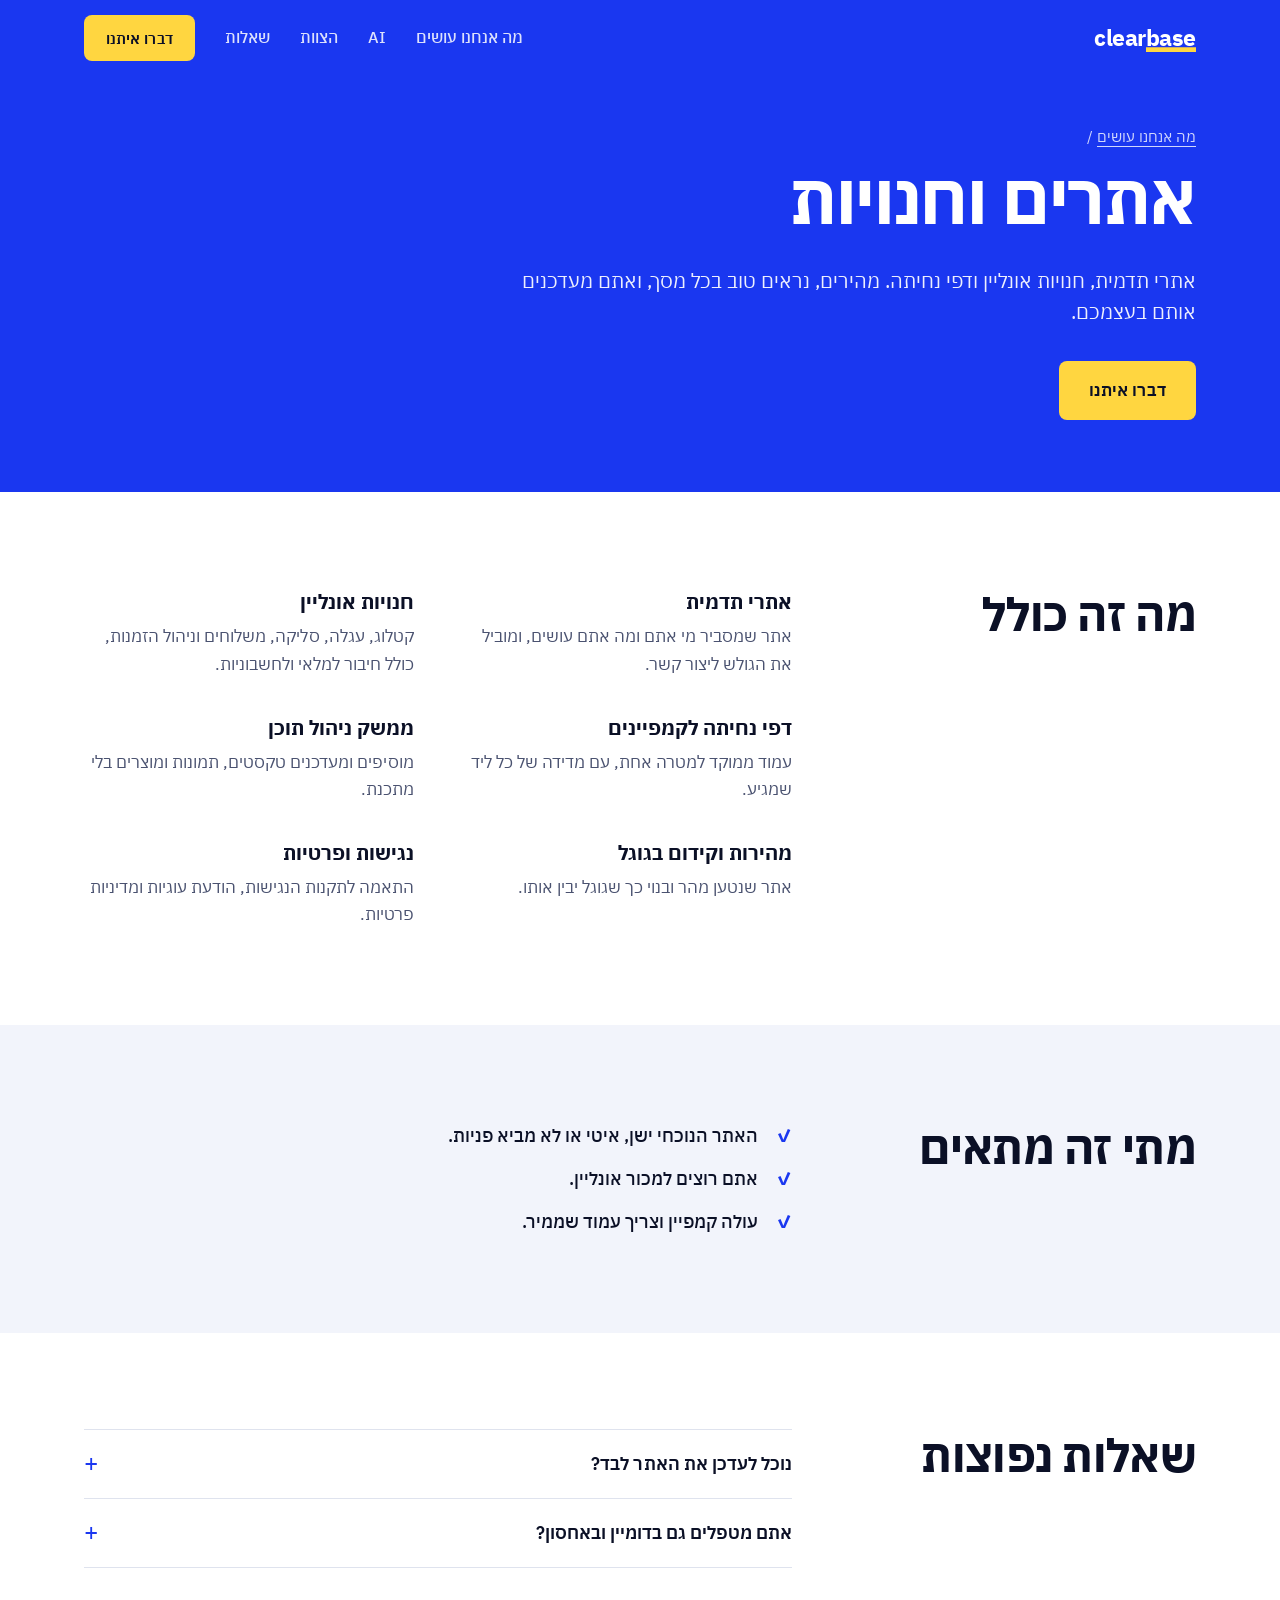
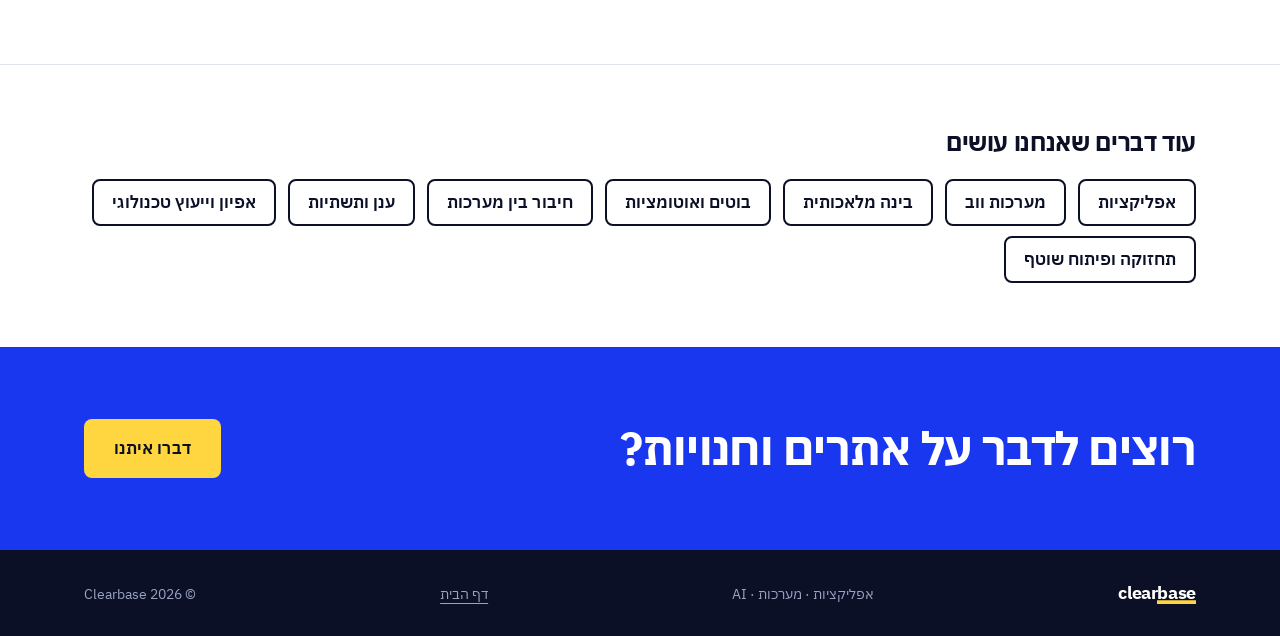
<file: websites.html>
<!DOCTYPE html>
<html lang="he" dir="rtl">
<head>
<meta charset="utf-8">
<meta name="viewport" content="width=device-width, initial-scale=1">
<title>אתרים וחנויות – Clearbase</title>
<meta name="description" content="אתרי תדמית, חנויות אונליין ודפי נחיתה. מהירים, נראים טוב בכל מסך, ואתם מעדכנים אותם בעצמכם.">
<link rel="preconnect" href="https://fonts.googleapis.com">
<link rel="preconnect" href="https://fonts.gstatic.com" crossorigin>
<link href="https://fonts.googleapis.com/css2?family=IBM+Plex+Sans+Hebrew:wght@400;500;600;700&display=swap" rel="stylesheet">
<link rel="stylesheet" href="styles.css">
</head>
<body>

<div class="top" id="top">
  <header class="wrap nav">
    <a class="logo" href="index.html" aria-label="Clearbase">clear<b>base</b></a>
    <button class="nav-toggle" aria-expanded="false" aria-controls="menu" aria-label="תפריט"><span></span><span></span></button>
    <nav id="menu" class="menu">
      <a href="index.html#build">מה אנחנו עושים</a>
      <a href="index.html#ai">AI</a>
      <a href="team.html">הצוות</a>
      <a href="index.html#faq">שאלות</a>
      <a class="btn btn-yellow btn-sm" href="index.html#contact">דברו איתנו</a>
    </nav>
  </header>

  <section class="wrap page-head">
    <p class="crumb"><a href="index.html#build">מה אנחנו עושים</a> /</p>
    <h1>אתרים וחנויות</h1>
    <p class="lead">אתרי תדמית, חנויות אונליין ודפי נחיתה. מהירים, נראים טוב בכל מסך, ואתם מעדכנים אותם בעצמכם.</p>
    <div class="cta-row"><a class="btn btn-yellow" href="index.html#contact">דברו איתנו</a></div>
  </section>
</div>

<main>

<section class="sec">
  <div class="wrap split">
    <div class="split-head"><h2>מה זה כולל</h2></div>
    <ul class="why-list">
      <li><h3>אתרי תדמית</h3><p>אתר שמסביר מי אתם ומה אתם עושים, ומוביל את הגולש ליצור קשר.</p></li>
      <li><h3>חנויות אונליין</h3><p>קטלוג, עגלה, סליקה, משלוחים וניהול הזמנות, כולל חיבור למלאי ולחשבוניות.</p></li>
      <li><h3>דפי נחיתה לקמפיינים</h3><p>עמוד ממוקד למטרה אחת, עם מדידה של כל ליד שמגיע.</p></li>
      <li><h3>ממשק ניהול תוכן</h3><p>מוסיפים ומעדכנים טקסטים, תמונות ומוצרים בלי מתכנת.</p></li>
      <li><h3>מהירות וקידום בגוגל</h3><p>אתר שנטען מהר ובנוי כך שגוגל יבין אותו.</p></li>
      <li><h3>נגישות ופרטיות</h3><p>התאמה לתקנות הנגישות, הודעת עוגיות ומדיניות פרטיות.</p></li>
    </ul>
  </div>
</section>

<section class="sec why">
  <div class="wrap split">
    <div class="split-head"><h2>מתי זה מתאים</h2></div>
    <ul class="fit">
      <li>האתר הנוכחי ישן, איטי או לא מביא פניות.</li>
      <li>אתם רוצים למכור אונליין.</li>
      <li>עולה קמפיין וצריך עמוד שממיר.</li>
    </ul>
  </div>
</section>

<section class="sec">
  <div class="wrap split">
    <div class="split-head"><h2>שאלות נפוצות</h2></div>
    <div class="faq">
      <details><summary>נוכל לעדכן את האתר לבד?</summary><p>כן. כל אתר מגיע עם ממשק ניהול פשוט והדרכה קצרה.</p></details>
      <details><summary>אתם מטפלים גם בדומיין ובאחסון?</summary><p>כן. רישום הדומיין, האחסון, תעודת האבטחה והמייל העסקי, הכול במקום אחד.</p></details>
    </div>
  </div>
</section>

<section class="sec others">
  <div class="wrap">
    <h2>עוד דברים שאנחנו עושים</h2>
    <ul class="other-list"><li><a href="apps.html">אפליקציות</a></li><li><a href="web-systems.html">מערכות ווב</a></li><li><a href="ai.html">בינה מלאכותית</a></li><li><a href="bots.html">בוטים ואוטומציות</a></li><li><a href="integrations.html">חיבור בין מערכות</a></li><li><a href="cloud.html">ענן ותשתיות</a></li><li><a href="consulting.html">אפיון וייעוץ טכנולוגי</a></li><li><a href="maintenance.html">תחזוקה ופיתוח שוטף</a></li></ul>
  </div>
</section>

<section class="cta-band">
  <div class="wrap">
    <h2>רוצים לדבר על אתרים וחנויות?</h2>
    <a class="btn btn-yellow" href="index.html#contact">דברו איתנו</a>
  </div>
</section>

</main>

<footer class="foot">
  <div class="wrap foot-in">
    <span class="logo">clear<b>base</b></span>
    <span>אפליקציות · מערכות · AI</span>
    <a href="index.html">דף הבית</a>
    <span>© <span id="year"></span> Clearbase</span>
  </div>
</footer>

<script src="script.js"></script>
</body>
</html>
</file>
<file: styles.css>
/* Layout: a full-bleed blue band carries the headline; a live product window hangs off its bottom edge.
   Below it, white pages with a narrow heading column beside wide content. */
:root {
  --blue: #1a37f0;
  --blue-dark: #1128c4;
  --ink: #0b1026;
  --ink-2: #4a5270;
  --line: #dfe3ee;
  --surface: #f2f4fb;
  --white: #ffffff;
  --yellow: #ffd640;
  --ok: #0f8a4b;
  --ok-bg: #dff5e8;
  --wait: #8a6200;
  --wait-bg: #fff1c2;
  --font: "IBM Plex Sans Hebrew", "Heebo", system-ui, -apple-system, "Segoe UI", Arial, sans-serif;
  --wrap: 1160px;
}

* { box-sizing: border-box; }
html { scroll-behavior: smooth; scroll-padding-top: 24px; }
body { margin: 0; background: var(--white); color: var(--ink); font-family: var(--font); font-size: 17px; line-height: 1.6; -webkit-font-smoothing: antialiased; }
h1, h2, h3, p, ul, dl, dd { margin: 0; }
ul { padding: 0; list-style: none; }
a { color: inherit; }
h1, h2, h3 { line-height: 1.15; text-wrap: balance; font-weight: 700; }
h1 { font-size: clamp(2.5rem, 5.6vw, 4.4rem); letter-spacing: -0.02em; }
h2 { font-size: clamp(1.9rem, 3.6vw, 2.9rem); letter-spacing: -0.015em; }
h3 { font-size: 1.15rem; line-height: 1.35; }
.wrap { max-width: var(--wrap); margin-inline: auto; padding-inline: 24px; }
.sub { color: var(--ink-2); font-size: 1.15rem; margin-top: 14px; max-width: 36em; }
:focus-visible { outline: 3px solid var(--yellow); outline-offset: 3px; }

/* buttons */
.btn { display: inline-flex; align-items: center; justify-content: center; padding: 14px 28px; border-radius: 8px; border: 2px solid transparent; font: inherit; font-weight: 600; text-decoration: none; cursor: pointer; transition: background .15s, color .15s, border-color .15s; }
.btn-yellow { background: var(--yellow); color: var(--ink); }
.btn-yellow:hover { background: var(--white); }
.btn-line { border-color: rgba(255, 255, 255, .5); color: var(--white); }
.btn-line:hover { border-color: var(--white); background: rgba(255, 255, 255, .1); }
.btn-sm { padding: 9px 20px; font-size: .95rem; }

/* top band */
.top { background: var(--blue); color: var(--white); }
.nav { display: flex; align-items: center; justify-content: space-between; height: 76px; }
.logo { font-weight: 700; font-size: 1.45rem; letter-spacing: -0.02em; text-decoration: none; direction: ltr; display: inline-block; }
.logo b { font-weight: 700; box-shadow: inset 0 -0.32em 0 var(--yellow); color: inherit; }
.top .logo b { color: var(--white); box-shadow: inset 0 -0.2em 0 var(--yellow); }
.menu { display: flex; align-items: center; gap: 30px; }
.menu a:not(.btn) { text-decoration: none; font-weight: 500; font-size: .98rem; opacity: .85; }
.menu a:not(.btn):hover { opacity: 1; text-decoration: underline; text-underline-offset: 6px; }
.nav-toggle { display: none; width: 44px; height: 44px; border: 0; background: none; cursor: pointer; padding: 12px 10px; }
.nav-toggle span { display: block; height: 2px; background: var(--white); margin-block: 6px; }

.hero { display: grid; grid-template-columns: 1fr 1fr; gap: 56px; align-items: start; padding-block: 56px 0; }
.hero-text { padding-bottom: 72px; }
h1 mark { background: var(--yellow); color: var(--ink); padding: 0 .12em; box-decoration-break: clone; -webkit-box-decoration-break: clone; }
.lead { font-size: 1.25rem; line-height: 1.55; margin-top: 26px; max-width: 30em; opacity: .92; }
.cta-row { display: flex; flex-wrap: wrap; gap: 12px; margin-top: 34px; }

/* product window */
.show { min-width: 0; color: var(--ink); padding-bottom: 56px; }
.tabs { display: flex; gap: 4px; overflow-x: auto; scrollbar-width: none; }
.tabs::-webkit-scrollbar { display: none; }
.tabs button { flex: none; font: inherit; font-size: .93rem; font-weight: 600; padding: 10px 18px; border: 0; border-radius: 8px 8px 0 0; background: var(--blue-dark); color: rgba(255, 255, 255, .8); cursor: pointer; }
.tabs button:hover { color: var(--white); }
.tabs button[aria-selected="true"] { background: var(--white); color: var(--ink); }
.screen { background: var(--white); border-radius: 0 0 12px 12px; box-shadow: 0 34px 70px -28px rgba(11, 16, 38, .55); padding: 20px; min-height: 318px; }
.panel { display: grid; gap: 10px; align-content: start; }
.panel[hidden] { display: none; }
.stats { display: grid; grid-template-columns: repeat(3, 1fr); gap: 10px; }
.stats div { background: var(--surface); border-radius: 8px; padding: 12px 14px; }
.stats b { display: block; font-size: 1.45rem; line-height: 1.15; font-variant-numeric: tabular-nums; }
.stats small { color: var(--ink-2); font-size: .8rem; }
.row { display: flex; align-items: center; gap: 12px; padding: 11px 14px; border: 1px solid var(--line); border-radius: 8px; font-size: .92rem; }
.row time { font-variant-numeric: tabular-nums; color: var(--ink-2); font-size: .85rem; }
.grow { flex: 1; min-width: 0; white-space: nowrap; overflow: hidden; text-overflow: ellipsis; }
.tag { font-style: normal; font-size: .76rem; font-weight: 600; padding: 3px 10px; border-radius: 99px; white-space: nowrap; }
.tag.ok { background: var(--ok-bg); color: var(--ok); }
.tag.wait { background: var(--wait-bg); color: var(--wait); }
.tag.go { background: var(--surface); color: var(--blue); }
.hint { font-size: .82rem; color: var(--ink-2); padding-top: 4px; }
.chat { background: #ece5dc; border-radius: 8px; padding: 16px; min-height: 278px; }
.bubble { max-width: 82%; padding: 9px 13px; border-radius: 10px; font-size: .92rem; line-height: 1.45; }
.bubble.in { background: var(--white); justify-self: start; }
.bubble.out { background: #d9fdd3; justify-self: end; }
.bars { display: flex; align-items: flex-end; gap: 10px; height: 150px; padding: 14px 14px 0; background: var(--surface); border-radius: 8px; }
.bars i { flex: 1; height: var(--h); background: var(--blue); border-radius: 4px 4px 0 0; }
.bars i:nth-child(6) { background: var(--yellow); }
.show-note { font-size: .8rem; color: rgba(255, 255, 255, .75); margin-top: 12px; text-align: center; }

.stack { display: flex; flex-wrap: wrap; align-items: baseline; gap: 10px 30px; padding-block: 34px; border-bottom: 1px solid var(--line); color: var(--ink-2); font-size: .95rem; }
.stack b { font-weight: 600; color: var(--ink); direction: ltr; }

/* sections */
.sec { padding-block: 96px; }
.split { display: grid; grid-template-columns: 340px 1fr; gap: 64px; align-items: start; }
.split-head { position: sticky; top: 32px; }

.pains li { display: grid; grid-template-columns: 1fr 1fr; gap: 28px; padding-block: 24px; border-top: 1px solid var(--line); }
.pains li:last-child { border-bottom: 1px solid var(--line); }
.pains h3 { font-weight: 600; }
.pains p { color: var(--ink-2); position: relative; padding-inline-start: 34px; }
.pains p::before { content: "←"; position: absolute; inset-inline-start: 0; top: -1px; color: var(--blue); font-weight: 700; font-size: 1.15rem; }

/* AI */
.ai { background: var(--ink); color: var(--white); }
.ai-in { display: grid; grid-template-columns: 1fr 1fr; gap: 64px; align-items: center; }
.kicker { display: inline-block; background: var(--yellow); color: var(--ink); font-weight: 700; font-size: .88rem; padding: 3px 12px; margin-bottom: 18px; }
.ai .sub { color: #b4bcd8; }
.ai-list { display: grid; grid-template-columns: 1fr 1fr; gap: 26px 32px; margin-top: 40px; }
.ai-list h3 { font-size: 1.05rem; padding-top: 14px; border-top: 2px solid var(--blue); }
.ai-list p { color: #b4bcd8; font-size: .96rem; margin-top: 6px; }

.demo { display: grid; grid-template-columns: 1fr auto 1fr; gap: 14px; align-items: center; min-width: 0; }
.doc, .out { border-radius: 10px; padding: 20px; font-size: .9rem; min-width: 0; }
.doc { background: #fbfaf5; color: var(--ink); display: grid; gap: 9px; transform: rotate(1.2deg); box-shadow: 0 20px 40px -20px #000; }
.doc-title { font-weight: 700; font-size: 1.05rem; padding-bottom: 8px; border-bottom: 1px solid #d9d6c8; }
.doc .k { display: block; font-size: .72rem; color: #7a7868; }
.doc-lines { color: #5c5a4e; font-size: .82rem; line-height: 1.7; padding-block: 6px; border-block: 1px dashed #d9d6c8; }
.doc [data-f] { border-radius: 3px; padding: 0 3px; margin-inline: -3px; transition: background .25s; unicode-bidi: isolate; }
.doc [data-f].scan { background: var(--yellow); }
.arrow { color: var(--yellow); font-size: 1.6rem; font-weight: 700; }
.out { background: #161d3d; border: 1px solid #2a3360; }
.out-title { font-weight: 600; color: #b4bcd8; font-size: .8rem; margin-bottom: 10px; }
.out dl { display: grid; gap: 8px; }
.out dl div { background: #0f1530; border-radius: 6px; padding: 8px 12px; min-height: 52px; }
.out dt { font-size: .72rem; color: #8f98b8; }
.out dd { font-weight: 600; min-height: 1.5em; text-align: right; }
.out-status { margin-top: 12px; font-size: .82rem; font-weight: 600; color: #6fe0a3; min-height: 1.4em; }
.demo-foot { grid-column: 1 / -1; display: flex; flex-wrap: wrap; justify-content: space-between; align-items: center; gap: 10px; font-size: .82rem; color: #8f98b8; margin-top: 6px; }
.demo-foot button { font: inherit; font-weight: 600; color: var(--white); background: none; border: 1px solid #3a4478; border-radius: 6px; padding: 6px 14px; cursor: pointer; }
.demo-foot button:hover { border-color: var(--yellow); color: var(--yellow); }

/* services */
.services { display: grid; grid-template-columns: repeat(3, 1fr); gap: 0 40px; margin-top: 48px; }
.services li { padding-block: 26px 30px; border-top: 2px solid var(--ink); }
.services h3 { font-size: 1.4rem; }
.services p { color: var(--ink-2); margin-top: 10px; }

.why { background: var(--surface); }
.why-list { display: grid; grid-template-columns: 1fr 1fr; gap: 36px 48px; }
.why-list h3 { font-size: 1.25rem; }
.why-list p { color: var(--ink-2); margin-top: 8px; }

.faq details { border-top: 1px solid var(--line); }
.faq details:last-child { border-bottom: 1px solid var(--line); }
summary { cursor: pointer; padding-block: 20px; font-weight: 600; font-size: 1.1rem; list-style: none; display: flex; justify-content: space-between; gap: 16px; }
summary::-webkit-details-marker { display: none; }
summary::after { content: "+"; color: var(--blue); font-size: 1.5rem; line-height: 1; font-weight: 400; }
details[open] summary::after { content: "–"; }
details p { padding-bottom: 22px; color: var(--ink-2); max-width: 42em; }

/* contact */
.contact { background: var(--blue); color: var(--white); padding-block: 96px; }
.contact-in { display: grid; grid-template-columns: 1fr 1fr; gap: 64px; align-items: start; }
.contact .sub { color: rgba(255, 255, 255, .88); }
.direct { display: flex; gap: 12px; margin-top: 28px; }
.direct a { border: 2px solid rgba(255, 255, 255, .5); border-radius: 8px; padding: 9px 22px; text-decoration: none; font-weight: 600; }
.direct a:hover { border-color: var(--white); background: rgba(255, 255, 255, .1); }
form { background: var(--white); color: var(--ink); border-radius: 12px; padding: 28px; display: grid; gap: 16px; }
label { display: grid; gap: 6px; font-size: .92rem; font-weight: 600; }
input, textarea { font: inherit; font-size: 16px; font-weight: 400; color: var(--ink); background: var(--surface); border: 2px solid transparent; border-radius: 8px; padding: 12px 14px; width: 100%; }
input[dir="ltr"] { text-align: right; }
textarea { resize: vertical; }
input:focus, textarea:focus { outline: none; border-color: var(--blue); background: var(--white); }
.invalid { border-color: #d6452b; }
form .btn-yellow:hover { background: var(--ink); color: var(--white); }
.form-note { font-size: .9rem; color: #b3301a; min-height: 1.4em; }

.foot { background: var(--ink); color: #9aa3c2; font-size: .9rem; padding-block: 28px; }
.foot-in { display: flex; flex-wrap: wrap; align-items: center; justify-content: space-between; gap: 12px 24px; }
.foot .logo { color: var(--white); font-size: 1.15rem; }
.foot .logo b { box-shadow: inset 0 -0.2em 0 var(--yellow); }

@media (prefers-reduced-motion: reduce) {
  html { scroll-behavior: auto; }
  .btn, .doc [data-f] { transition: none; }
}

@media (max-width: 980px) {
  .hero, .ai-in, .contact-in { grid-template-columns: 1fr; gap: 44px; }
  .hero-text { padding-bottom: 0; }
  .split { grid-template-columns: 1fr; gap: 32px; }
  .split-head { position: static; }
  .services { grid-template-columns: 1fr 1fr; }
}
@media (max-width: 760px) {
  .nav-toggle { display: block; }
  .nav { position: relative; }
  .menu { position: absolute; inset-inline: 0; top: 76px; z-index: 5; background: var(--blue-dark); flex-direction: column; align-items: stretch; gap: 0; padding: 8px 24px 22px; display: none; }
  .menu.open { display: flex; }
  .menu a:not(.btn) { padding-block: 14px; border-bottom: 1px solid rgba(255, 255, 255, .18); opacity: 1; }
  .menu .btn { margin-top: 18px; }
}
@media (max-width: 640px) {
  body { font-size: 16px; }
  .wrap { padding-inline: 18px; }
  .hero { padding-top: 28px; }
  .sec, .contact { padding-block: 64px; }
  .cta-row .btn { flex: 1 1 100%; }
  .screen { padding: 14px; }
  .stats b { font-size: 1.15rem; }
  .pains li { grid-template-columns: 1fr; gap: 10px; }
  .ai-list, .services, .why-list { grid-template-columns: 1fr; }
  .demo { grid-template-columns: 1fr; }
  .arrow { justify-self: center; transform: rotate(-90deg); }
  .doc { transform: none; }
  form { padding: 20px; }
}

/* "anything else" line + team page */
.anything { margin-top: 28px; font-size: 1.2rem; font-weight: 600; }
.anything a { color: var(--blue); text-underline-offset: 5px; }
.foot a { color: inherit; text-underline-offset: 4px; }
.page-head { padding-block: 48px 72px; }
.page-head .lead { max-width: 34em; }
.team { display: grid; grid-template-columns: repeat(2, 1fr); gap: 40px 56px; }
.member { display: grid; grid-template-columns: 96px 1fr; gap: 24px; align-items: start; padding-top: 28px; border-top: 2px solid var(--ink); }
.avatar { width: 96px; height: 96px; border-radius: 50%; background: var(--blue); color: var(--white); display: grid; place-items: center; font-size: 2rem; font-weight: 700; }
.member:nth-child(even) .avatar { background: var(--yellow); color: var(--ink); }
.member h3 { font-size: 1.5rem; }
.member .role { color: var(--blue); font-weight: 600; margin-top: 4px; }
.member .bio { color: var(--ink-2); margin-top: 12px; }
.values { display: grid; grid-template-columns: repeat(3, 1fr); gap: 36px 48px; margin-top: 44px; }
.values h3 { font-size: 1.25rem; }
.values p { color: var(--ink-2); margin-top: 8px; }
.cta-band { background: var(--blue); color: var(--white); padding-block: 72px; }
.cta-band .wrap { display: flex; flex-wrap: wrap; align-items: center; justify-content: space-between; gap: 24px; }
@media (max-width: 860px) { .team, .values { grid-template-columns: 1fr; } }
@media (max-width: 480px) { .member { grid-template-columns: 64px 1fr; gap: 16px; } .avatar { width: 64px; height: 64px; font-size: 1.4rem; } }

/* service links on home + service pages */
.services a { display: block; text-decoration: none; height: 100%; }
.services a:hover h3 { color: var(--blue); }
.more { display: inline-block; margin-top: 12px; font-weight: 600; font-size: .95rem; color: var(--blue); }
.services li:has(a) { padding: 0; }
.services li a { padding-block: 26px 30px; }
.ai .split { align-items: start; }
.ai .ai-list { margin-top: 0; }
.more-link { margin-top: 24px; font-weight: 600; }
.more-link a { color: var(--yellow); text-underline-offset: 5px; }
.crumb { font-size: .95rem; opacity: .8; margin-bottom: 10px; }
.crumb a { text-underline-offset: 4px; }
.fit { display: grid; gap: 14px; font-size: 1.15rem; font-weight: 500; }
.fit li { position: relative; padding-inline-start: 34px; }
.fit li::before { content: "✓"; position: absolute; inset-inline-start: 0; color: var(--blue); font-weight: 700; }
.split > .split-head + .chips, .split > .fit + .split-head { margin-top: 0; }
.chips { display: flex; flex-wrap: wrap; gap: 10px; align-content: start; }
.chips li { background: var(--white); border: 1px solid var(--line); border-radius: 6px; padding: 6px 14px; font-weight: 600; font-size: .95rem; unicode-bidi: isolate; }
.others { border-top: 1px solid var(--line); padding-block: 64px; }
.others h2 { font-size: 1.5rem; }
.other-list { display: flex; flex-wrap: wrap; gap: 10px 12px; margin-top: 22px; }
.other-list a { display: block; border: 2px solid var(--ink); border-radius: 8px; padding: 8px 18px; text-decoration: none; font-weight: 600; }
.other-list a:hover { background: var(--ink); color: var(--white); }

h1 mark { white-space: nowrap; }

/* hero without the product window */
.hero { grid-template-columns: 1fr; padding-block: 72px 24px; }
.hero-text { max-width: 900px; padding-bottom: 72px; }
.hero .lead { max-width: 34em; }

/* centered hero */
.hero { justify-items: center; text-align: center; }
.hero .lead { margin-inline: auto; }
.hero .cta-row { justify-content: center; }

/* service icons */
.ico { display: grid; place-items: center; width: 52px; height: 52px; background: var(--yellow); color: var(--ink); margin-bottom: 18px; }
.services a:hover .ico { background: var(--blue); color: var(--white); }

/* team: extended roles */
.founders { padding-bottom: 0; }
.roles h3 { font-size: 1.25rem; }

/* team: hiring cards */
.team-3 { grid-template-columns: repeat(2, 1fr); }
@media (min-width: 1000px) { .team-3 { grid-template-columns: repeat(3, 1fr); } .team-3 .member { grid-template-columns: 80px 1fr; } .team-3 .avatar { width: 80px; height: 80px; } }
.avatar.ph { background: var(--surface); color: #b9c1dc; overflow: hidden; align-items: end; }
.avatar.ph svg { width: 100%; height: 100%; display: block; }
.member.hiring h3 { font-size: 1.2rem; }
.open { display: inline-block; background: var(--yellow); color: var(--ink); font-size: .78rem; font-weight: 700; padding: 2px 10px; margin-bottom: 8px; }
.join { margin-top: 36px; font-size: 1.15rem; font-weight: 600; }
.join a { color: var(--blue); text-underline-offset: 5px; }
@media (max-width: 860px) { .team-3 { grid-template-columns: 1fr; } }

.member.hiring .avatar.ph, .member.hiring:nth-child(even) .avatar.ph { background: var(--surface); color: #b9c1dc; }
.team-3 { margin-top: 40px; }

/* team: everyone in one grid */
.member .avatar.ph, .member:nth-child(even) .avatar.ph { background: var(--surface); color: #b9c1dc; }
.founders { padding-bottom: 96px; }
.team-3 { margin-top: 0; }
/* contact channels */
.channels { display: grid; gap: 14px; }
.channel { display: flex; align-items: center; gap: 18px; background: var(--white); color: var(--ink); border-radius: 12px; padding: 22px 24px; text-decoration: none; border: 2px solid transparent; transition: border-color .15s; }
.channel:hover { border-color: var(--yellow); }
.ch-ico { display: grid; place-items: center; width: 56px; height: 56px; flex: none; background: var(--yellow); }
.channel b { display: block; font-size: 1.3rem; }
.channel small { display: block; color: var(--ink-2); font-size: .98rem; text-align: right; }
@media (prefers-reduced-motion: reduce) { .channel { transition: none; } }

.member h3.en { text-align: right; }

.member .role[dir="ltr"] { text-align: right; }
</file>
